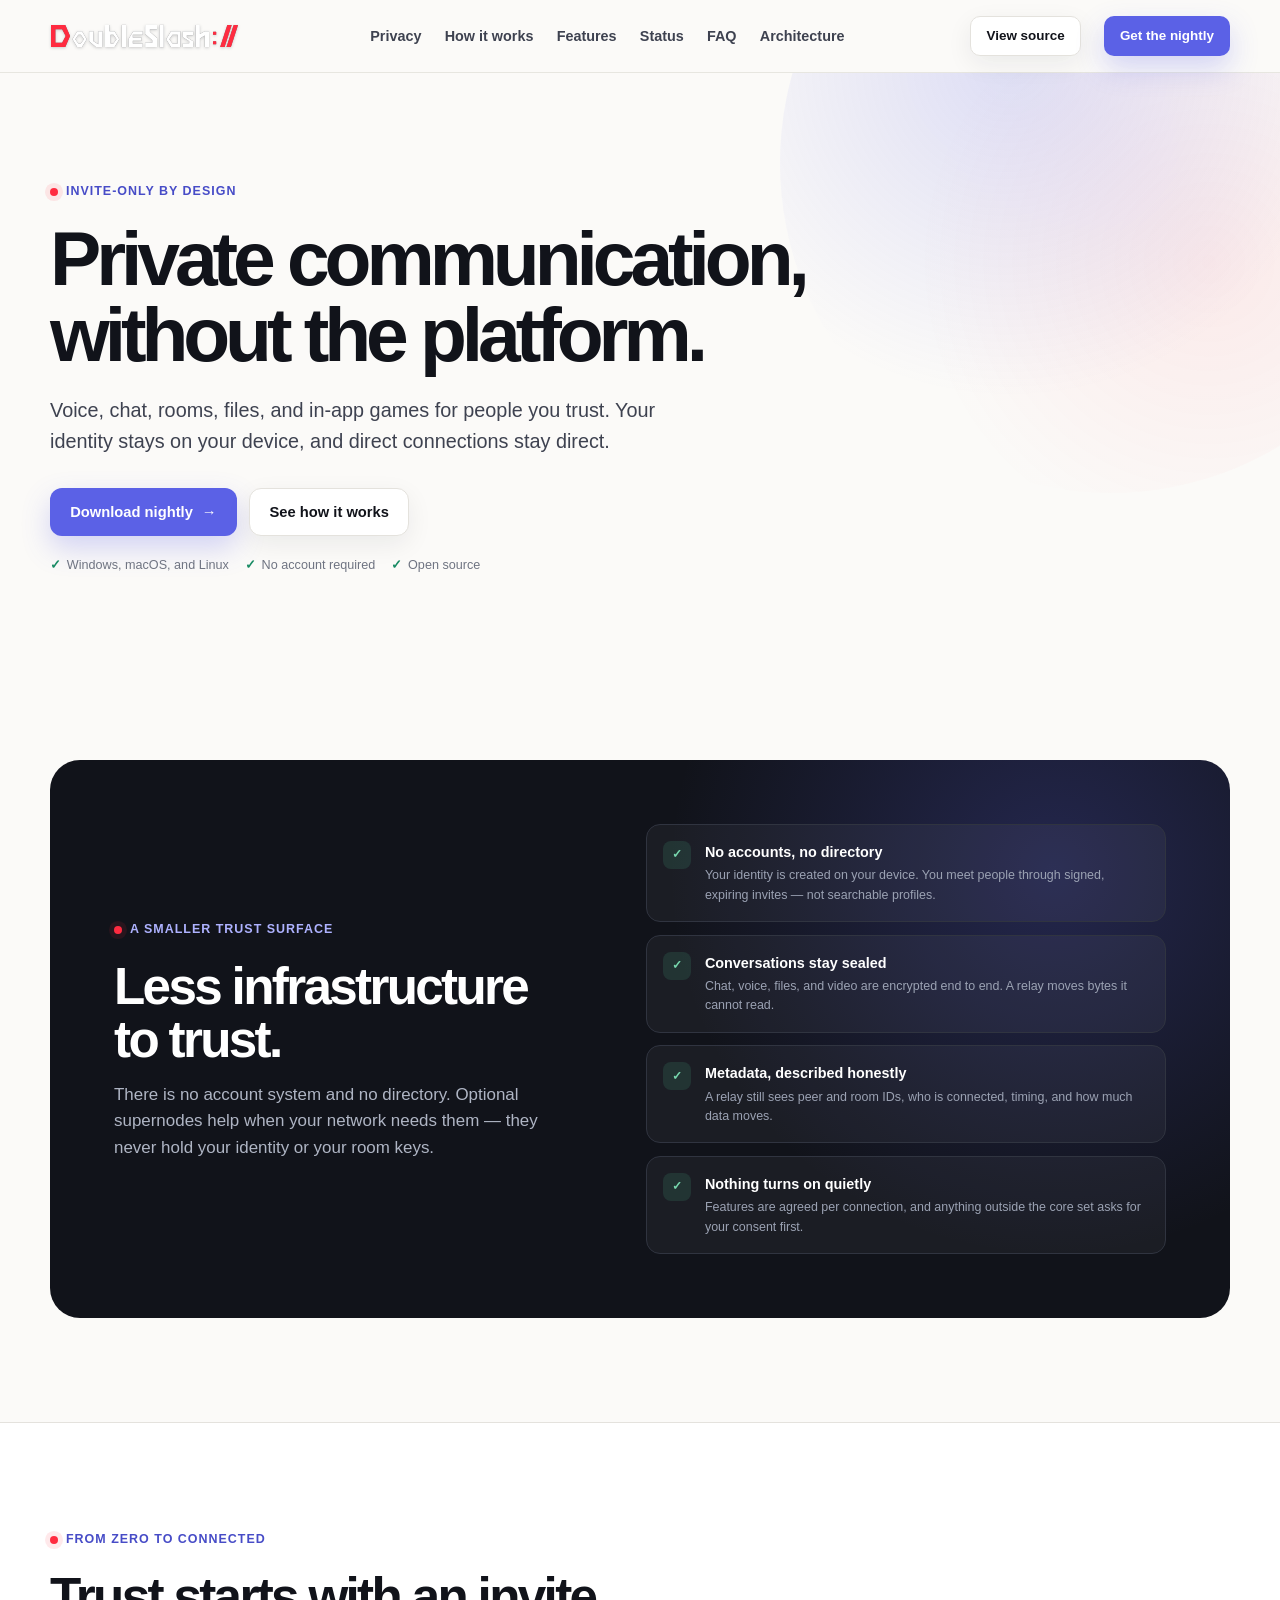
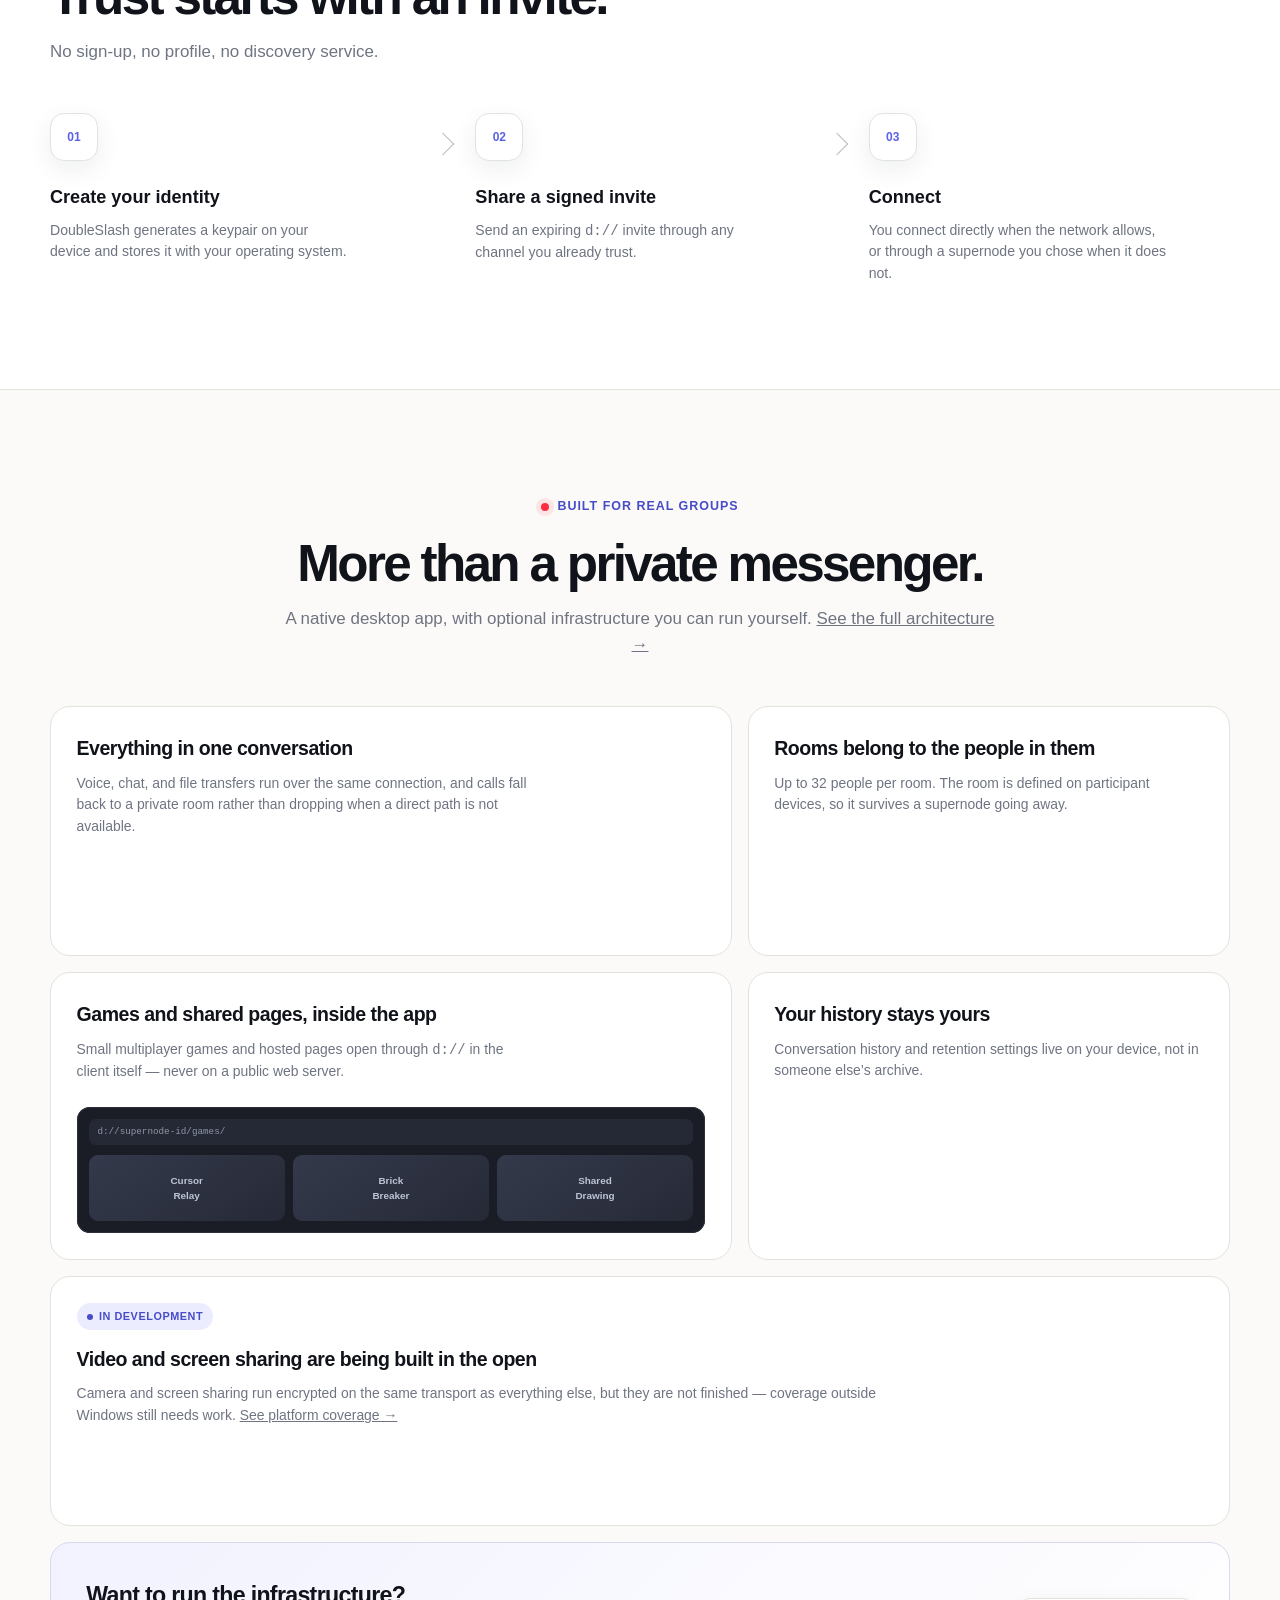
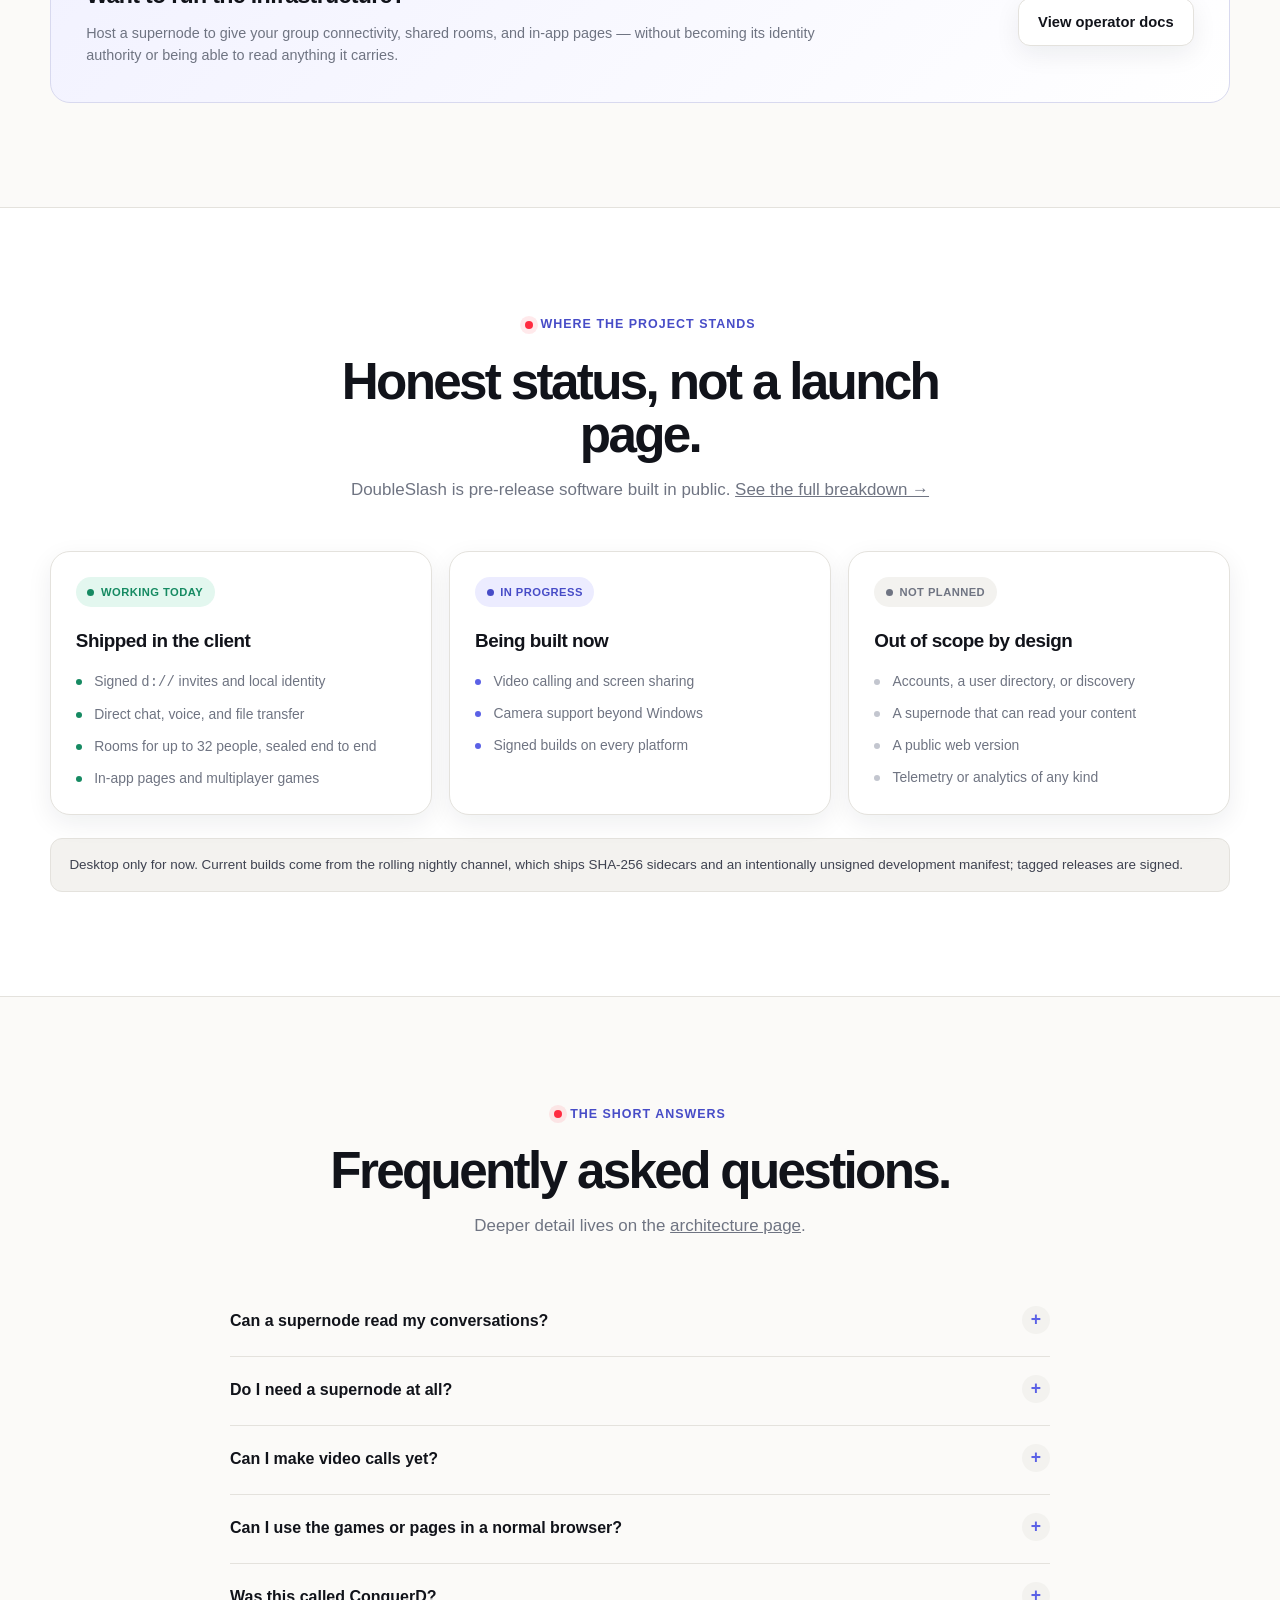
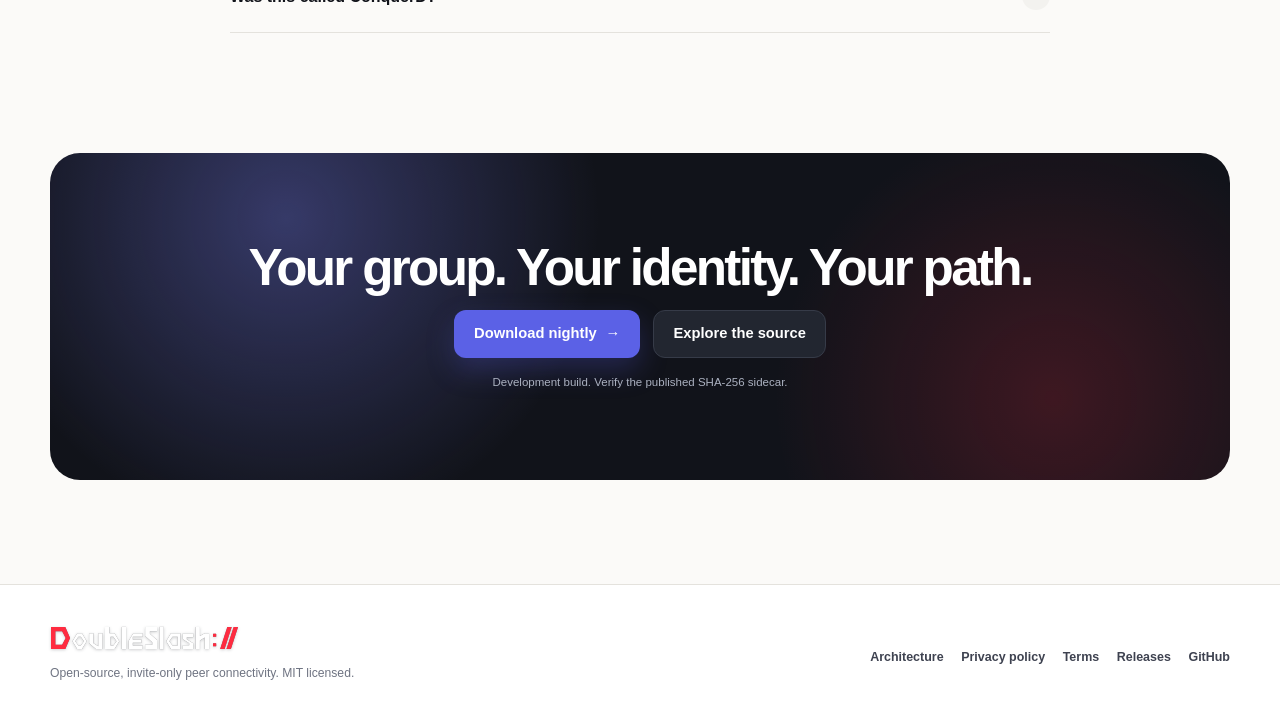
<file: index.html>
<!DOCTYPE html>
<html lang="en">
<head>
  <meta charset="UTF-8" />
  <meta name="viewport" content="width=device-width, initial-scale=1.0" />
  <meta name="robots" content="noindex, nofollow" />
  <title>DoubleSlash &ndash; Private Communication, Without the Platform</title>
  <meta
    name="description"
    content="DoubleSlash is invite-only voice, chat, rooms, files, and in-app games over the D:// protocol, with identity that stays on your device."
  />
  <link rel="icon" href="favicon.ico" />
  <style>
    :root {
      --ink: #11131a;
      --ink-soft: #3e4250;
      --muted: #6f7482;
      --paper: #fbfaf8;
      --surface: #ffffff;
      --surface-soft: #f3f2ef;
      --line: #e4e2dd;
      --brand: #5b61e6;
      --brand-dark: #474cc7;
      --brand-soft: #ececff;
      --red: #ff2b40;
      --green: #168a62;
      --green-soft: #e3f7ef;
      --dark: #11131a;
      --dark-soft: #1b1e28;
      --radius-sm: 12px;
      --radius: 20px;
      --radius-lg: 30px;
      --shadow-sm: 0 8px 26px rgba(20, 24, 38, 0.07);
      --shadow-lg: 0 28px 80px rgba(20, 24, 38, 0.15);
      --max: 1180px;
    }

    *, *::before, *::after {
      box-sizing: border-box;
    }

    html {
      scroll-behavior: smooth;
      scroll-padding-top: 90px;
    }

    body {
      margin: 0;
      background: var(--paper);
      color: var(--ink);
      font-family: Inter, ui-sans-serif, -apple-system, BlinkMacSystemFont, "Segoe UI", sans-serif;
      line-height: 1.55;
      -webkit-font-smoothing: antialiased;
    }

    a {
      color: inherit;
    }

    button,
    input {
      font: inherit;
    }

    img,
    svg {
      display: block;
      max-width: 100%;
    }

    .skip-link {
      position: fixed;
      top: 10px;
      left: 10px;
      z-index: 1000;
      padding: 0.7rem 1rem;
      border-radius: 9px;
      background: var(--ink);
      color: #fff;
      transform: translateY(-150%);
      transition: transform 0.2s ease;
    }

    .skip-link:focus {
      transform: translateY(0);
    }

    .shell {
      width: min(calc(100% - 40px), var(--max));
      margin-inline: auto;
    }

    .site-header {
      position: sticky;
      top: 0;
      z-index: 100;
      border-bottom: 1px solid rgba(228, 226, 221, 0.86);
      background: rgba(251, 250, 248, 0.9);
      backdrop-filter: blur(18px);
    }

    .nav {
      min-height: 72px;
      display: flex;
      align-items: center;
      justify-content: space-between;
      gap: 2rem;
    }

    .brand {
      display: inline-flex;
      align-items: center;
      text-decoration: none;
    }

    /* logo-full.svg is the entire lockup - the red D:// mark and the DoubleSlash
       wordmark - so the brand link carries no text of its own. 2.25rem is the
       display size of the 90-tall viewBox; the D itself occupies 56 of those
       units, so the letter sits at about 1.4rem in the 72px header. */
    .brand img {
      height: 2.25rem;
      width: auto;
      object-fit: contain;
      /* The wordmark gradient starts at #ffffff - it is drawn for the dark app
         window - so "Double" would vanish against --paper / --surface. The first
         shadow is a zero-offset halo that puts an edge on every side of the
         glyphs; the second is a soft cast that lifts the whole lockup off the
         page. Raise the halo's alpha for more bite, lower it for less outline. */
      filter:
        drop-shadow(0 0 0.6px rgba(17, 19, 26, 0.55))
        drop-shadow(0 1px 1.5px rgba(17, 19, 26, 0.2));
    }

    .nav-links,
    .nav-actions {
      display: flex;
      align-items: center;
      gap: 1.45rem;
    }

    .nav-links a {
      color: var(--ink-soft);
      font-size: 0.9rem;
      font-weight: 580;
      text-decoration: none;
    }

    .nav-links a:hover,
    .nav-links a:focus-visible {
      color: var(--brand);
    }

    .button {
      display: inline-flex;
      min-height: 48px;
      align-items: center;
      justify-content: center;
      gap: 0.55rem;
      padding: 0.78rem 1.2rem;
      border: 1px solid transparent;
      border-radius: 12px;
      font-size: 0.92rem;
      font-weight: 720;
      line-height: 1;
      text-decoration: none;
      transition: transform 0.18s ease, box-shadow 0.18s ease, background 0.18s ease;
    }

    .button:hover {
      transform: translateY(-2px);
    }

    .button:focus-visible,
    summary:focus-visible,
    a:focus-visible {
      outline: 3px solid rgba(91, 97, 230, 0.28);
      outline-offset: 3px;
    }

    .button-primary {
      background: var(--brand);
      color: #fff;
      box-shadow: 0 12px 28px rgba(91, 97, 230, 0.25);
    }

    .button-primary:hover {
      background: var(--brand-dark);
      box-shadow: 0 16px 34px rgba(91, 97, 230, 0.3);
    }

    .button-secondary {
      border-color: var(--line);
      background: var(--surface);
      color: var(--ink);
      box-shadow: var(--shadow-sm);
    }

    .button-small {
      min-height: 40px;
      padding: 0.62rem 0.94rem;
      border-radius: 10px;
      font-size: 0.84rem;
    }

    .hero {
      position: relative;
      overflow: hidden;
      padding: 6.6rem 0 5rem;
    }

    .hero::before {
      content: "";
      position: absolute;
      top: -240px;
      right: -160px;
      width: 660px;
      height: 660px;
      border-radius: 50%;
      background:
        radial-gradient(circle at 35% 35%, rgba(91, 97, 230, 0.18), transparent 55%),
        radial-gradient(circle at 65% 65%, rgba(255, 43, 64, 0.08), transparent 48%);
      pointer-events: none;
    }

    .hero-grid {
      position: relative;
      display: grid;
      grid-template-columns: minmax(0, 1fr);
      align-items: center;
    }

    .hero-content {
      max-width: 860px;
      min-width: 0;
    }

    .eyebrow {
      display: inline-flex;
      align-items: center;
      gap: 0.5rem;
      margin: 0 0 1.25rem;
      color: var(--brand-dark);
      font-size: 0.78rem;
      font-weight: 780;
      letter-spacing: 0.08em;
      text-transform: uppercase;
    }

    .eyebrow::before {
      content: "";
      width: 8px;
      height: 8px;
      border-radius: 50%;
      background: var(--red);
      box-shadow: 0 0 0 5px rgba(255, 43, 64, 0.1);
    }

    h1,
    h2,
    h3,
    p {
      margin-top: 0;
    }

    h1 {
      max-width: 760px;
      margin-bottom: 1.45rem;
      font-size: clamp(3.25rem, 6vw, 5.3rem);
      line-height: 0.98;
      letter-spacing: -0.066em;
      overflow-wrap: break-word;
    }

    .hero-copy {
      max-width: 630px;
      margin-bottom: 2rem;
      color: var(--ink-soft);
      font-size: clamp(1.05rem, 1.7vw, 1.24rem);
    }

    .hero-actions {
      display: flex;
      flex-wrap: wrap;
      gap: 0.8rem;
    }

    .hero-note {
      display: flex;
      flex-wrap: wrap;
      gap: 0.55rem 1rem;
      margin-top: 1.25rem;
      color: var(--muted);
      font-size: 0.79rem;
    }

    .hero-note span {
      display: inline-flex;
      align-items: center;
      gap: 0.36rem;
    }

    .hero-note span::before {
      content: "✓";
      color: var(--green);
      font-weight: 800;
    }

    .section {
      padding: 6.5rem 0;
    }

    .section-white {
      border-block: 1px solid var(--line);
      background: var(--surface);
    }

    .section-heading {
      max-width: 720px;
      margin-bottom: 3rem;
    }

    .section-heading.center {
      margin-inline: auto;
      text-align: center;
    }

    h2 {
      margin-bottom: 1rem;
      font-size: clamp(2.35rem, 4vw, 3.55rem);
      line-height: 1.04;
      letter-spacing: -0.052em;
    }

    .section-lede {
      margin-bottom: 0;
      color: var(--muted);
      font-size: 1.06rem;
    }

    .privacy-panel {
      position: relative;
      overflow: hidden;
      display: grid;
      grid-template-columns: 0.92fr 1.08fr;
      gap: clamp(2.5rem, 7vw, 6rem);
      align-items: center;
      padding: clamp(2.2rem, 5vw, 4.5rem);
      border-radius: var(--radius-lg);
      background:
        radial-gradient(circle at 85% 20%, rgba(91, 97, 230, 0.25), transparent 35%),
        var(--dark);
      color: #fff;
    }

    .privacy-panel .eyebrow {
      color: #aeb2ff;
    }

    .privacy-panel h2 {
      max-width: 540px;
    }

    .privacy-panel .section-lede {
      color: #afb5c4;
    }

    .privacy-list {
      display: grid;
      gap: 0.8rem;
    }

    .privacy-item {
      display: grid;
      grid-template-columns: auto 1fr;
      gap: 0.85rem;
      padding: 1rem;
      border: 1px solid #303440;
      border-radius: 14px;
      background: rgba(255, 255, 255, 0.045);
    }

    .privacy-check {
      width: 28px;
      height: 28px;
      display: grid;
      place-items: center;
      border-radius: 8px;
      background: rgba(79, 201, 150, 0.14);
      color: #78d8ae;
      font-size: 0.78rem;
      font-weight: 850;
    }

    .privacy-item strong {
      display: block;
      margin-bottom: 0.18rem;
      font-size: 0.9rem;
    }

    .privacy-item p {
      margin: 0;
      color: #9ba2b3;
      font-size: 0.78rem;
    }

    .steps {
      display: grid;
      grid-template-columns: repeat(3, 1fr);
      gap: 0;
      counter-reset: steps;
    }

    .step {
      position: relative;
      padding: 0 2rem;
      counter-increment: steps;
    }

    .step:first-child {
      padding-left: 0;
    }

    .step:last-child {
      padding-right: 0;
    }

    .step:not(:last-child)::after {
      content: "";
      position: absolute;
      top: 23px;
      right: -8px;
      width: 16px;
      height: 16px;
      border-top: 1.5px solid #b8bbc4;
      border-right: 1.5px solid #b8bbc4;
      transform: rotate(45deg);
    }

    .step::before {
      content: "0" counter(steps);
      width: 48px;
      height: 48px;
      display: grid;
      place-items: center;
      margin-bottom: 1.35rem;
      border: 1px solid var(--line);
      border-radius: 14px;
      background: var(--surface);
      color: var(--brand);
      box-shadow: var(--shadow-sm);
      font-size: 0.75rem;
      font-weight: 820;
    }

    .step h3 {
      margin-bottom: 0.55rem;
      font-size: 1.13rem;
    }

    .step p {
      max-width: 300px;
      margin-bottom: 0;
      color: var(--muted);
      font-size: 0.88rem;
    }

    .bento {
      display: grid;
      grid-template-columns: repeat(12, 1fr);
      gap: 1rem;
    }

    .bento-card {
      min-height: 250px;
      padding: 1.6rem;
      overflow: hidden;
      border: 1px solid var(--line);
      border-radius: var(--radius);
      background: var(--surface);
    }

    .bento-card h3 {
      margin-bottom: 0.6rem;
      font-size: 1.22rem;
      letter-spacing: -0.025em;
    }

    .bento-card p {
      max-width: 460px;
      margin-bottom: 0;
      color: var(--muted);
      font-size: 0.87rem;
    }

    .bento-card.large {
      grid-column: span 7;
    }

    .bento-card.medium {
      grid-column: span 5;
    }

    .bento-card.third {
      grid-column: span 4;
    }

    .bento-card.wide {
      grid-column: span 12;
    }

    .bento-card.wide p {
      max-width: 830px;
    }

    .bento-card .card-flag {
      display: inline-flex;
      align-items: center;
      gap: 0.4rem;
      max-width: none;
      margin-bottom: 0.85rem;
      padding: 0.32rem 0.62rem;
      border-radius: 999px;
      background: var(--brand-soft);
      color: var(--brand-dark);
      font-size: 0.68rem;
      font-weight: 780;
      letter-spacing: 0.05em;
      text-transform: uppercase;
    }

    .card-flag::before {
      content: "";
      width: 6px;
      height: 6px;
      border-radius: 50%;
      background: currentColor;
    }

    .portal-window {
      margin-top: 1.5rem;
      padding: 0.75rem;
      border-radius: 13px;
      background: #1a1d26;
      box-shadow: inset 0 0 0 1px #2d313d;
    }

    .portal-bar {
      margin-bottom: 0.65rem;
      padding: 0.36rem 0.55rem;
      border-radius: 7px;
      background: #252936;
      color: #8f96a6;
      font-family: "SFMono-Regular", Consolas, monospace;
      font-size: 0.58rem;
    }

    .portal-grid {
      display: grid;
      grid-template-columns: repeat(3, 1fr);
      gap: 0.5rem;
    }

    .portal-tile {
      min-height: 66px;
      display: grid;
      place-items: center;
      border-radius: 9px;
      background: linear-gradient(145deg, #34394b, #262a37);
      color: #bec4d4;
      font-size: 0.62rem;
      font-weight: 680;
      text-align: center;
    }

    .operator {
      display: grid;
      grid-template-columns: 1fr auto;
      align-items: center;
      gap: 2rem;
      padding: 2.2rem;
      border: 1px solid #d8d9ef;
      border-radius: var(--radius);
      background: linear-gradient(135deg, #f2f2ff, #fff);
    }

    .operator h3 {
      margin-bottom: 0.5rem;
      font-size: 1.45rem;
      letter-spacing: -0.03em;
    }

    .operator p {
      max-width: 750px;
      margin-bottom: 0;
      color: var(--muted);
      font-size: 0.9rem;
    }

    .status-grid {
      display: grid;
      grid-template-columns: repeat(3, 1fr);
      gap: 1.1rem;
    }

    .status-card {
      display: flex;
      flex-direction: column;
      padding: 1.55rem;
      border: 1px solid var(--line);
      border-radius: var(--radius);
      background: var(--surface);
      box-shadow: var(--shadow-sm);
    }

    .status-tag {
      display: inline-flex;
      align-items: center;
      align-self: flex-start;
      gap: 0.42rem;
      margin-bottom: 1.15rem;
      padding: 0.4rem 0.72rem;
      border-radius: 999px;
      font-size: 0.7rem;
      font-weight: 780;
      letter-spacing: 0.04em;
      text-transform: uppercase;
    }

    .status-tag::before {
      content: "";
      width: 7px;
      height: 7px;
      border-radius: 50%;
      background: currentColor;
    }

    .status-tag.shipped {
      background: var(--green-soft);
      color: var(--green);
    }

    .status-tag.building {
      background: var(--brand-soft);
      color: var(--brand-dark);
    }

    .status-tag.out {
      background: var(--surface-soft);
      color: var(--muted);
    }

    .status-card h3 {
      margin-bottom: 1rem;
      font-size: 1.18rem;
      letter-spacing: -0.025em;
    }

    .status-list {
      display: grid;
      gap: 0.65rem;
      margin: 0;
      padding: 0;
      list-style: none;
    }

    .status-list li {
      position: relative;
      padding-left: 1.15rem;
      color: var(--muted);
      font-size: 0.87rem;
    }

    .status-list li::before {
      content: "";
      position: absolute;
      top: 0.6em;
      left: 0;
      width: 6px;
      height: 6px;
      border-radius: 50%;
      background: var(--green);
    }

    .status-card.building .status-list li::before {
      background: var(--brand);
    }

    .status-card.out .status-list li::before {
      background: #c3c6cf;
    }

    .status-note {
      margin: 1.4rem 0 0;
      padding: 1rem 1.15rem;
      border: 1px solid var(--line);
      border-radius: var(--radius-sm);
      background: var(--surface-soft);
      color: var(--ink-soft);
      font-size: 0.84rem;
    }

    .faq {
      max-width: 820px;
      margin-inline: auto;
    }

    .faq details {
      border-bottom: 1px solid var(--line);
    }

    .faq summary {
      position: relative;
      padding: 1.35rem 2.5rem 1.35rem 0;
      cursor: pointer;
      font-weight: 720;
      list-style: none;
    }

    .faq summary::-webkit-details-marker {
      display: none;
    }

    .faq summary::after {
      content: "+";
      position: absolute;
      top: 1.15rem;
      right: 0;
      width: 28px;
      height: 28px;
      display: grid;
      place-items: center;
      border-radius: 50%;
      background: var(--surface-soft);
      color: var(--brand);
      font-size: 1.1rem;
    }

    .faq details[open] summary::after {
      content: "−";
    }

    .faq details p {
      max-width: 720px;
      padding: 0 2.5rem 1.35rem 0;
      margin: 0;
      color: var(--muted);
      font-size: 0.91rem;
    }

    .final-cta {
      padding: 1rem 0 6.5rem;
    }

    .cta-panel {
      position: relative;
      overflow: hidden;
      padding: clamp(3rem, 7vw, 5.5rem) 2rem;
      border-radius: var(--radius-lg);
      background:
        radial-gradient(circle at 20% 20%, rgba(126, 132, 255, 0.34), transparent 32%),
        radial-gradient(circle at 85% 75%, rgba(255, 43, 64, 0.19), transparent 27%),
        var(--dark);
      color: #fff;
      text-align: center;
    }

    .cta-panel h2 {
      max-width: 800px;
      margin-inline: auto;
    }

    .cta-panel p {
      max-width: 650px;
      margin: 0 auto 1.8rem;
      color: #abb1c0;
    }

    .cta-panel .hero-actions {
      justify-content: center;
    }

    .cta-panel .button-secondary {
      border-color: #363b48;
      background: #222630;
      color: #fff;
      box-shadow: none;
    }

    .cta-note {
      margin-top: 1rem !important;
      margin-bottom: 0 !important;
      font-size: 0.72rem;
    }

    .site-footer {
      padding: 2.2rem 0;
      border-top: 1px solid var(--line);
      background: var(--surface);
    }

    .footer-row {
      display: flex;
      align-items: center;
      justify-content: space-between;
      gap: 2rem;
    }

    .footer-copy {
      color: var(--muted);
      font-size: 0.76rem;
    }

    .footer-links {
      display: flex;
      flex-wrap: wrap;
      gap: 1.1rem;
    }

    .footer-links a {
      color: var(--ink-soft);
      font-size: 0.78rem;
      font-weight: 650;
      text-decoration: none;
    }

    .footer-links a:hover {
      color: var(--brand);
    }

    @media (max-width: 980px) {
      .nav-links {
        display: none;
      }

      .hero {
        padding-top: 4.8rem;
      }

      .hero-grid {
        grid-template-columns: 1fr;
      }

      .hero-content {
        max-width: 760px;
      }

      .privacy-panel {
        grid-template-columns: 1fr;
      }

      .bento-card.large,
      .bento-card.medium {
        grid-column: span 12;
      }

      .bento-card.third {
        grid-column: span 6;
      }

      .status-grid {
        grid-template-columns: 1fr;
      }
    }

    @media (max-width: 720px) {
      .shell {
        width: min(calc(100% - 28px), var(--max));
      }

      .nav {
        min-height: 64px;
        gap: 0.75rem;
      }

      .nav-actions .button-secondary {
        display: none;
      }

      .nav-actions .button-primary {
        min-height: 38px;
        padding-inline: 0.72rem;
        font-size: 0.75rem;
      }

      .hero {
        padding: 4.2rem 0 3.5rem;
      }

      h1 {
        font-size: clamp(2.65rem, 12vw, 3.6rem);
        line-height: 1.01;
      }

      .hero-actions .button {
        width: 100%;
      }

      .hero-note {
        gap: 0.45rem 0.8rem;
        font-size: 0.72rem;
      }

      .section {
        padding: 4.5rem 0;
      }

      .steps {
        grid-template-columns: 1fr;
        gap: 2.5rem;
      }

      .step,
      .step:first-child,
      .step:last-child {
        padding: 0;
      }

      .step:not(:last-child)::after {
        display: none;
      }

      .bento-card.third {
        grid-column: span 12;
      }

      .portal-grid {
        grid-template-columns: 1fr;
      }

      .operator {
        grid-template-columns: 1fr;
      }

      .operator .button {
        width: 100%;
      }

      .footer-row {
        align-items: flex-start;
        flex-direction: column;
      }
    }

    @media (prefers-reduced-motion: reduce) {
      html {
        scroll-behavior: auto;
      }

      *,
      *::before,
      *::after {
        scroll-behavior: auto !important;
        transition-duration: 0.01ms !important;
      }
    }
  </style>
</head>
<body>
  <a class="skip-link" href="#main">Skip to content</a>

  <header class="site-header">
    <div class="shell nav">
      <a class="brand" href="#top" aria-label="DoubleSlash home">
        <img src="logo-full.svg" alt="DoubleSlash" />
      </a>

      <nav class="nav-links" aria-label="Primary navigation">
        <a href="#privacy">Privacy</a>
        <a href="#how-it-works">How it works</a>
        <a href="#features">Features</a>
        <a href="#status">Status</a>
        <a href="#faq">FAQ</a>
        <a href="architecture.html">Architecture</a>
      </nav>

      <div class="nav-actions">
        <a
          class="button button-secondary button-small"
          href="https://github.com/ConquerD/DoubleSlash"
          target="_blank"
          rel="noopener noreferrer"
        >View source</a>
        <a
          class="button button-primary button-small"
          href="https://github.com/ConquerD/DoubleSlash/releases/tag/nightly"
          target="_blank"
          rel="noopener noreferrer"
        >Get the nightly</a>
      </div>
    </div>
  </header>

  <main id="main">
    <section class="hero" id="top">
      <div class="shell hero-grid">
        <div class="hero-content">
          <p class="eyebrow">Invite-only by design</p>
          <h1>Private communication, without the platform.</h1>
          <p class="hero-copy">
            Voice, chat, rooms, files, and in-app games for people you trust.
            Your identity stays on your device, and direct connections stay direct.
          </p>

          <div class="hero-actions">
            <a
              class="button button-primary"
              href="https://github.com/ConquerD/DoubleSlash/releases/tag/nightly"
              target="_blank"
              rel="noopener noreferrer"
            >
              Download nightly
              <span aria-hidden="true">&rarr;</span>
            </a>
            <a class="button button-secondary" href="#how-it-works">See how it works</a>
          </div>

          <div class="hero-note" aria-label="Availability and licensing">
            <span>Windows, macOS, and Linux</span>
            <span>No account required</span>
            <span>Open source</span>
          </div>
        </div>
      </div>
    </section>

    <section class="section" id="privacy">
      <div class="shell privacy-panel">
        <div>
          <p class="eyebrow">A smaller trust surface</p>
          <h2>Less infrastructure to trust.</h2>
          <p class="section-lede">
            There is no account system and no directory. Optional supernodes help
            when your network needs them &mdash; they never hold your identity or
            your room keys.
          </p>
        </div>

        <div class="privacy-list">
          <div class="privacy-item">
            <span class="privacy-check" aria-hidden="true">&#10003;</span>
            <div>
              <strong>No accounts, no directory</strong>
              <p>Your identity is created on your device. You meet people through signed, expiring invites &mdash; not searchable profiles.</p>
            </div>
          </div>
          <div class="privacy-item">
            <span class="privacy-check" aria-hidden="true">&#10003;</span>
            <div>
              <strong>Conversations stay sealed</strong>
              <p>Chat, voice, files, and video are encrypted end to end. A relay moves bytes it cannot read.</p>
            </div>
          </div>
          <div class="privacy-item">
            <span class="privacy-check" aria-hidden="true">&#10003;</span>
            <div>
              <strong>Metadata, described honestly</strong>
              <p>A relay still sees peer and room IDs, who is connected, timing, and how much data moves.</p>
            </div>
          </div>
          <div class="privacy-item">
            <span class="privacy-check" aria-hidden="true">&#10003;</span>
            <div>
              <strong>Nothing turns on quietly</strong>
              <p>Features are agreed per connection, and anything outside the core set asks for your consent first.</p>
            </div>
          </div>
        </div>
      </div>
    </section>

    <section class="section section-white" id="how-it-works">
      <div class="shell">
        <div class="section-heading">
          <p class="eyebrow">From zero to connected</p>
          <h2>Trust starts with an invite.</h2>
          <p class="section-lede">
            No sign-up, no profile, no discovery service.
          </p>
        </div>

        <div class="steps">
          <article class="step">
            <h3>Create your identity</h3>
            <p>DoubleSlash generates a keypair on your device and stores it with your operating system.</p>
          </article>
          <article class="step">
            <h3>Share a signed invite</h3>
            <p>Send an expiring <code>d://</code> invite through any channel you already trust.</p>
          </article>
          <article class="step">
            <h3>Connect</h3>
            <p>You connect directly when the network allows, or through a supernode you chose when it does not.</p>
          </article>
        </div>
      </div>
    </section>

    <section class="section" id="features">
      <div class="shell">
        <div class="section-heading center">
          <p class="eyebrow">Built for real groups</p>
          <h2>More than a private messenger.</h2>
          <p class="section-lede">
            A native desktop app, with optional infrastructure you can run yourself.
            <a href="architecture.html">See the full architecture &rarr;</a>
          </p>
        </div>

        <div class="bento">
          <article class="bento-card large">
            <h3>Everything in one conversation</h3>
            <p>
              Voice, chat, and file transfers run over the same connection, and
              calls fall back to a private room rather than dropping when a direct
              path is not available.
            </p>
          </article>

          <article class="bento-card medium">
            <h3>Rooms belong to the people in them</h3>
            <p>
              Up to 32 people per room. The room is defined on participant devices,
              so it survives a supernode going away.
            </p>
          </article>

          <article class="bento-card large">
            <h3>Games and shared pages, inside the app</h3>
            <p>
              Small multiplayer games and hosted pages open through <code>d://</code>
              in the client itself &mdash; never on a public web server.
            </p>
            <div class="portal-window" aria-label="Illustrative in-app portal">
              <div class="portal-bar">d://supernode-id/games/</div>
              <div class="portal-grid">
                <div class="portal-tile">Cursor<br />Relay</div>
                <div class="portal-tile">Brick<br />Breaker</div>
                <div class="portal-tile">Shared<br />Drawing</div>
              </div>
            </div>
          </article>

          <article class="bento-card medium">
            <h3>Your history stays yours</h3>
            <p>
              Conversation history and retention settings live on your device, not
              in someone else&rsquo;s archive.
            </p>
          </article>

          <article class="bento-card wide">
            <p class="card-flag">In development</p>
            <h3>Video and screen sharing are being built in the open</h3>
            <p>
              Camera and screen sharing run encrypted on the same transport as
              everything else, but they are not finished &mdash; coverage outside
              Windows still needs work. <a href="architecture.html">See platform coverage &rarr;</a>
            </p>
          </article>
        </div>

        <div class="operator" id="operators" style="margin-top: 1rem;">
          <div>
            <h3>Want to run the infrastructure?</h3>
            <p>
              Host a supernode to give your group connectivity, shared rooms, and
              in-app pages &mdash; without becoming its identity authority or being
              able to read anything it carries.
            </p>
          </div>
          <a
            class="button button-secondary"
            href="https://github.com/ConquerD/DoubleSlash"
            target="_blank"
            rel="noopener noreferrer"
          >View operator docs</a>
        </div>
      </div>
    </section>

    <section class="section section-white" id="status">
      <div class="shell">
        <div class="section-heading center">
          <p class="eyebrow">Where the project stands</p>
          <h2>Honest status, not a launch page.</h2>
          <p class="section-lede">
            DoubleSlash is pre-release software built in public.
            <a href="architecture.html#status">See the full breakdown &rarr;</a>
          </p>
        </div>

        <div class="status-grid">
          <article class="status-card">
            <p class="status-tag shipped">Working today</p>
            <h3>Shipped in the client</h3>
            <ul class="status-list">
              <li>Signed <code>d://</code> invites and local identity</li>
              <li>Direct chat, voice, and file transfer</li>
              <li>Rooms for up to 32 people, sealed end to end</li>
              <li>In-app pages and multiplayer games</li>
            </ul>
          </article>

          <article class="status-card building">
            <p class="status-tag building">In progress</p>
            <h3>Being built now</h3>
            <ul class="status-list">
              <li>Video calling and screen sharing</li>
              <li>Camera support beyond Windows</li>
              <li>Signed builds on every platform</li>
            </ul>
          </article>

          <article class="status-card out">
            <p class="status-tag out">Not planned</p>
            <h3>Out of scope by design</h3>
            <ul class="status-list">
              <li>Accounts, a user directory, or discovery</li>
              <li>A supernode that can read your content</li>
              <li>A public web version</li>
              <li>Telemetry or analytics of any kind</li>
            </ul>
          </article>
        </div>

        <p class="status-note">
          Desktop only for now. Current builds come from the rolling nightly
          channel, which ships SHA-256 sidecars and an intentionally unsigned
          development manifest; tagged releases are signed.
        </p>
      </div>
    </section>

    <section class="section" id="faq">
      <div class="shell">
        <div class="section-heading center">
          <p class="eyebrow">The short answers</p>
          <h2>Frequently asked questions.</h2>
          <p class="section-lede">Deeper detail lives on the <a href="architecture.html">architecture page</a>.</p>
        </div>

        <div class="faq">
          <details>
            <summary>Can a supernode read my conversations?</summary>
            <p>
              No. Chat, voice, and files are sealed end to end, and supernodes never
              receive room keys. They do see routing metadata: peer and room IDs,
              membership, timing, and byte volumes.
            </p>
          </details>
          <details>
            <summary>Do I need a supernode at all?</summary>
            <p>
              Often not &mdash; two peers with open networks connect directly. A
              supernode is there for when that fails, and for shared rooms, so you
              do not need port forwarding to reach your people.
            </p>
          </details>
          <details>
            <summary>Can I make video calls yet?</summary>
            <p>
              Not as a finished feature. The camera and screen paths exist and are
              encrypted, but coverage outside Windows is incomplete. Voice, chat,
              rooms, and files are what to rely on today.
            </p>
          </details>
          <details>
            <summary>Can I use the games or pages in a normal browser?</summary>
            <p>
              No. They run inside the native client through <code>d://</code>, and are
              intentionally not exposed to the open web.
            </p>
          </details>
          <details>
            <summary>Was this called ConquerD?</summary>
            <p>
              Yes. The project is now DoubleSlash and new links are minted as
              <code>d://</code>. Nothing on the wire changed: existing
              <code>conquerd://</code> invites still work, and your identity, peers,
              and saved rooms carry over.
            </p>
          </details>
        </div>
      </div>
    </section>

    <section class="final-cta">
      <div class="shell cta-panel">
        <h2>Your group. Your identity. Your path.</h2>
        <div class="hero-actions">
          <a
            class="button button-primary"
            href="https://github.com/ConquerD/DoubleSlash/releases/tag/nightly"
            target="_blank"
            rel="noopener noreferrer"
          >Download nightly <span aria-hidden="true">&rarr;</span></a>
          <a
            class="button button-secondary"
            href="https://github.com/ConquerD/DoubleSlash"
            target="_blank"
            rel="noopener noreferrer"
          >Explore the source</a>
        </div>
        <p class="cta-note">Development build. Verify the published SHA-256 sidecar.</p>
      </div>
    </section>
  </main>

  <footer class="site-footer">
    <div class="shell footer-row">
      <div>
        <a class="brand" href="#top" aria-label="DoubleSlash home">
          <img src="logo-full.svg" alt="DoubleSlash" />
        </a>
        <p class="footer-copy">Open-source, invite-only peer connectivity. MIT licensed.</p>
      </div>
      <nav class="footer-links" aria-label="Footer navigation">
        <a href="architecture.html">Architecture</a>
        <a href="https://github.com/ConquerD/DoubleSlash/blob/develop/PRIVACY.md">Privacy policy</a>
        <a href="https://github.com/ConquerD/DoubleSlash/blob/develop/TERMS.md">Terms</a>
        <a href="https://github.com/ConquerD/DoubleSlash/releases">Releases</a>
        <a href="https://github.com/ConquerD/DoubleSlash">GitHub</a>
      </nav>
    </div>
  </footer>
</body>
</html>
</file>
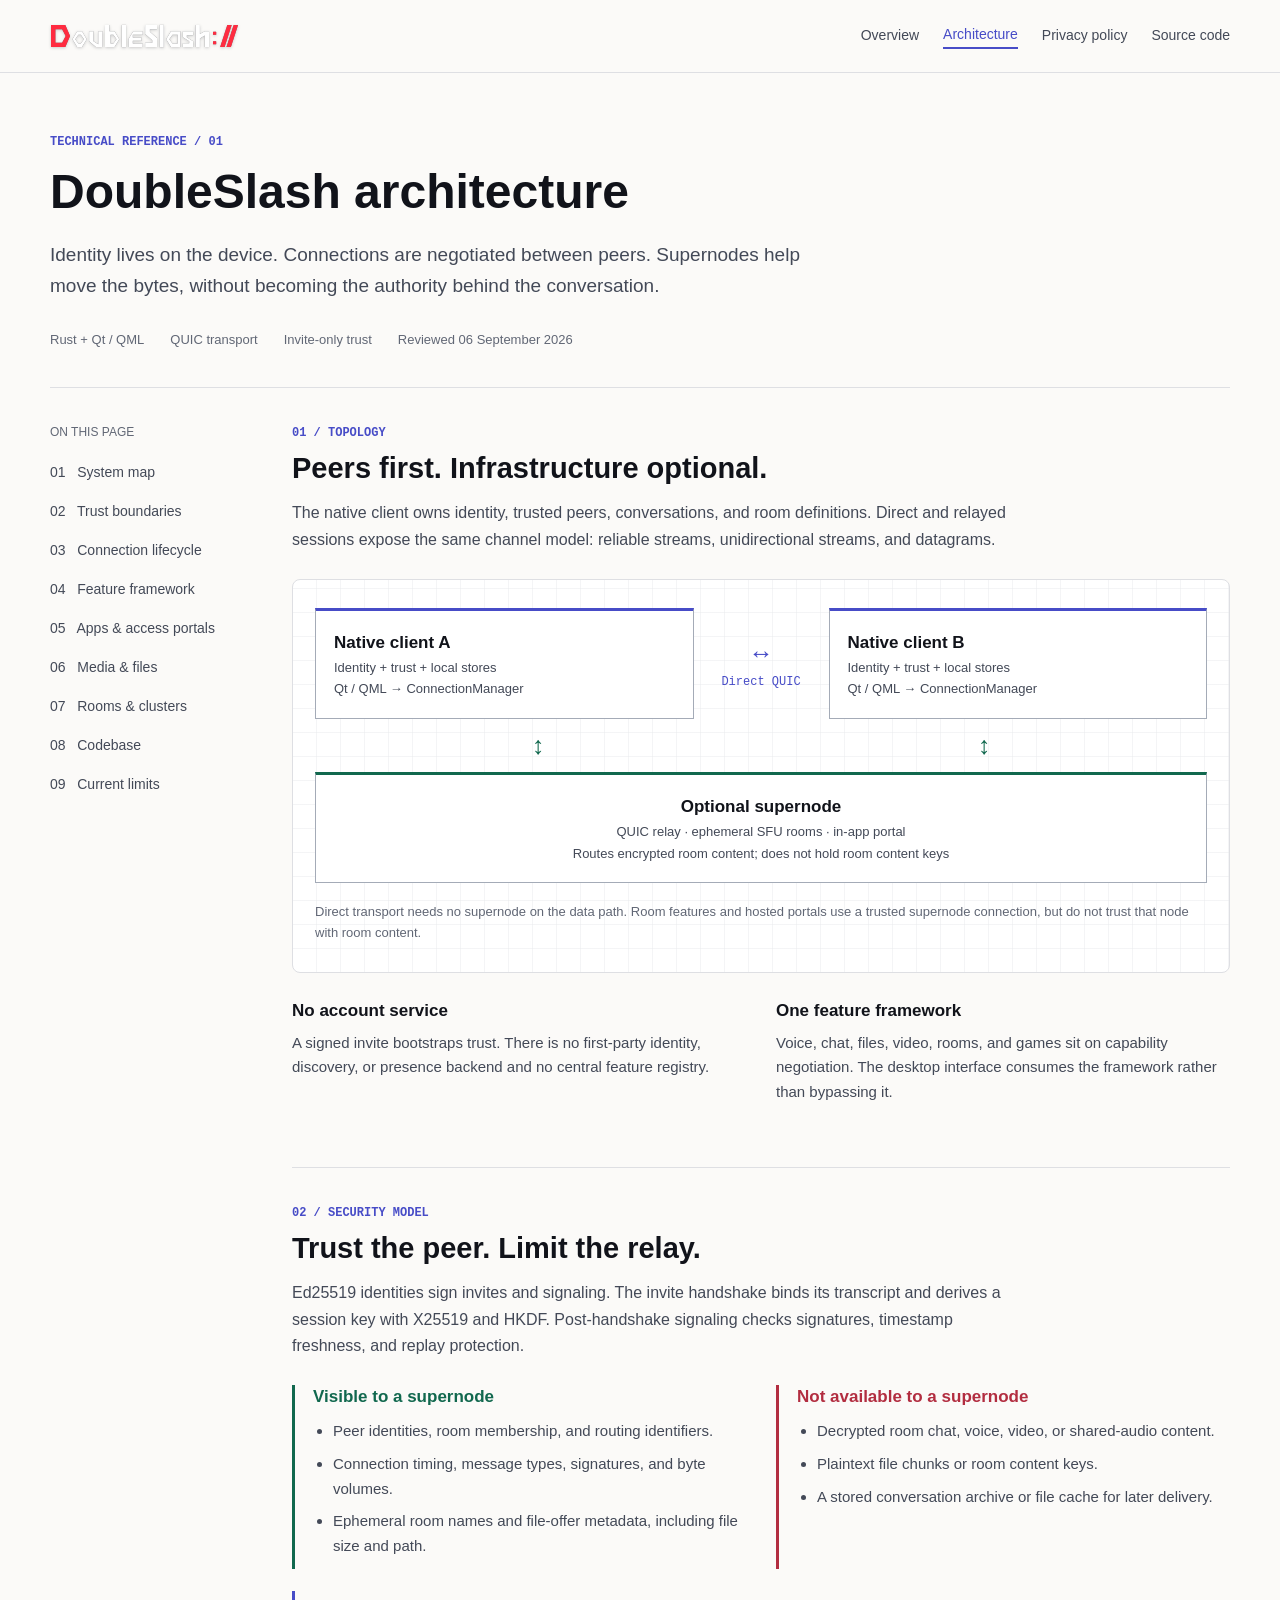
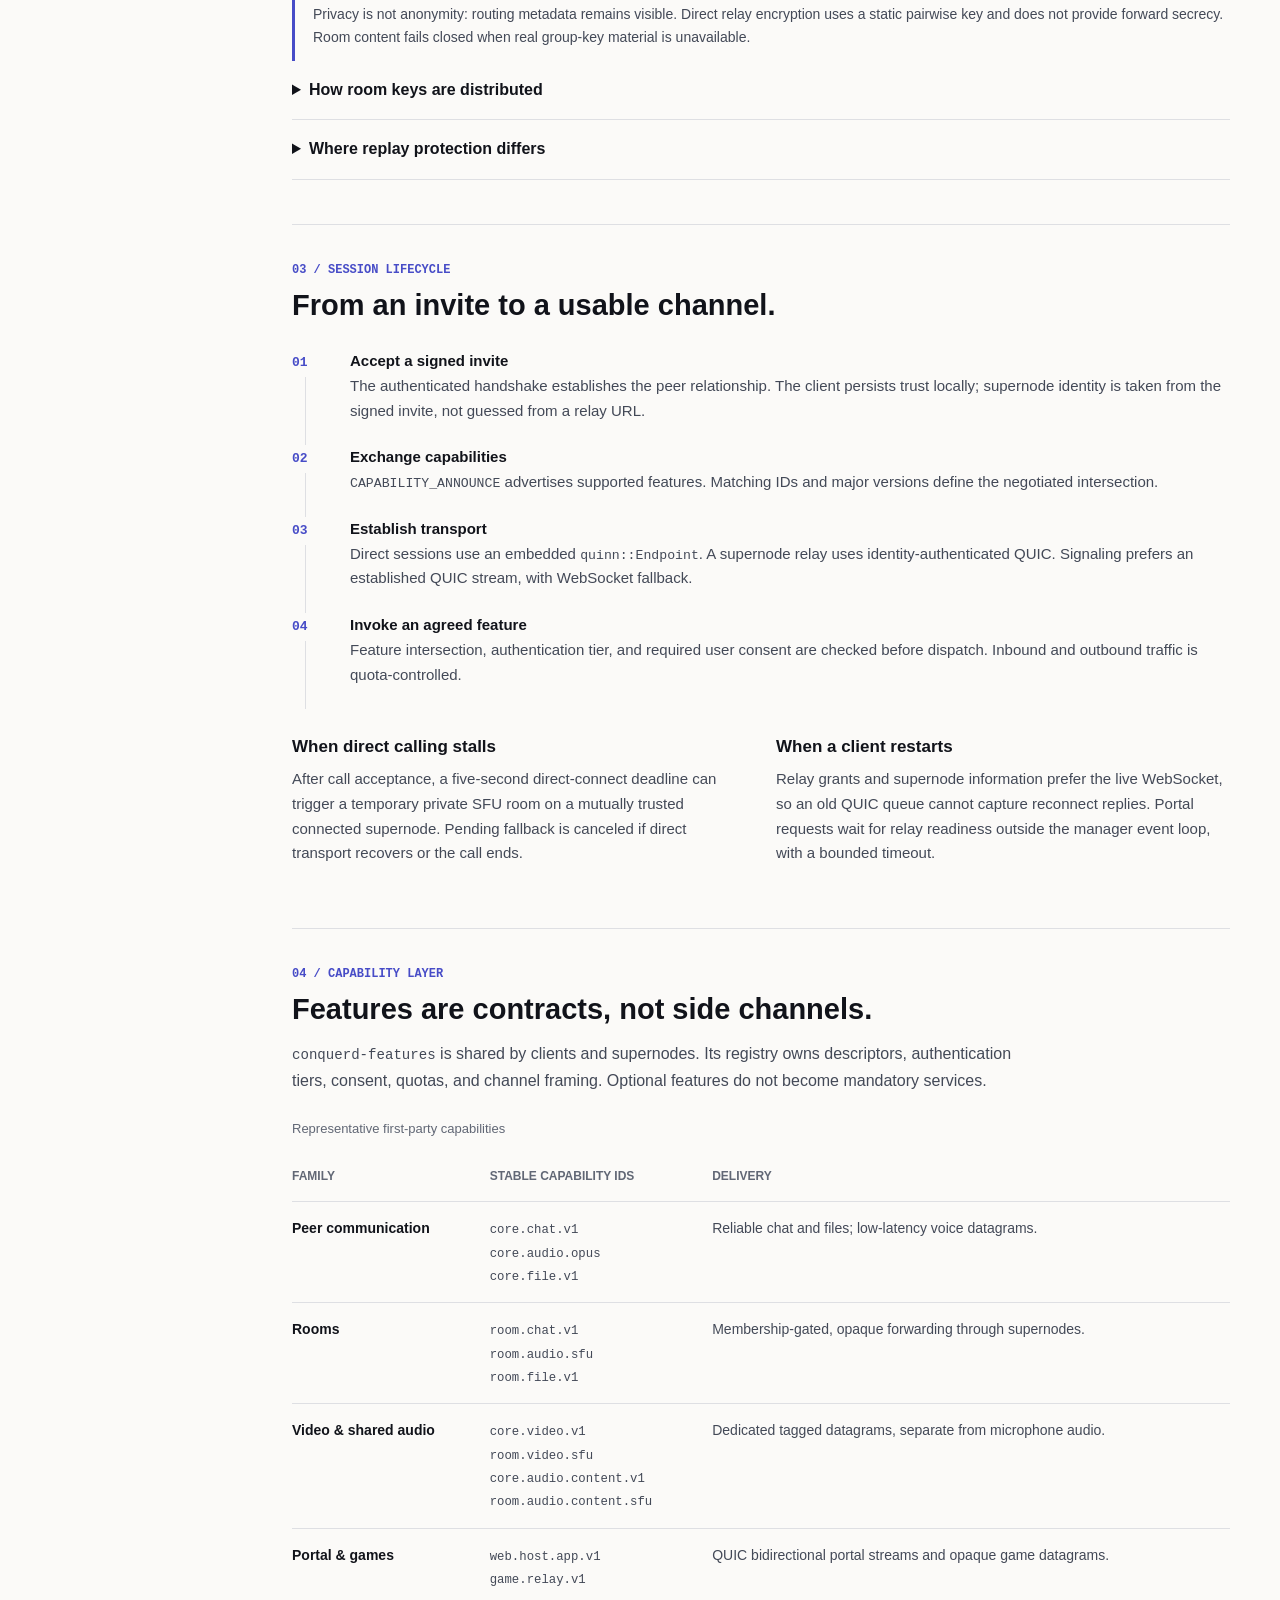
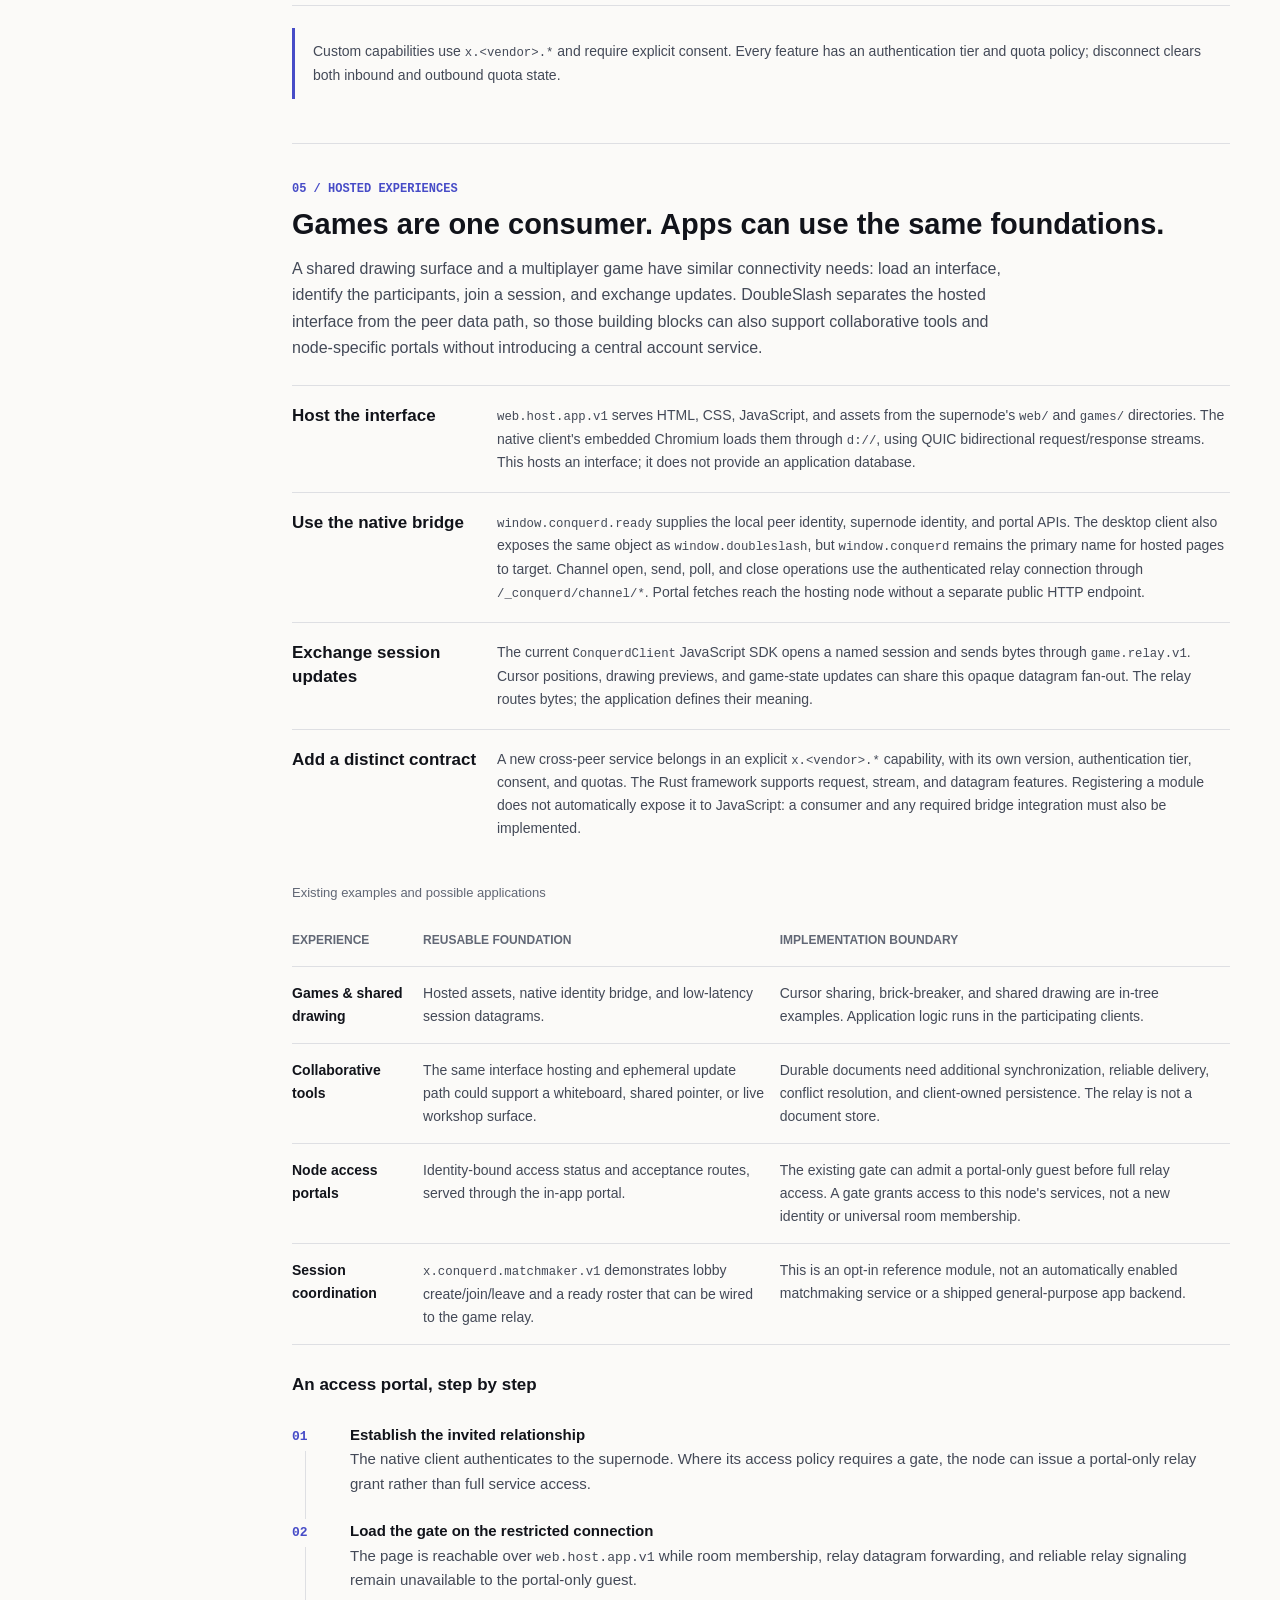
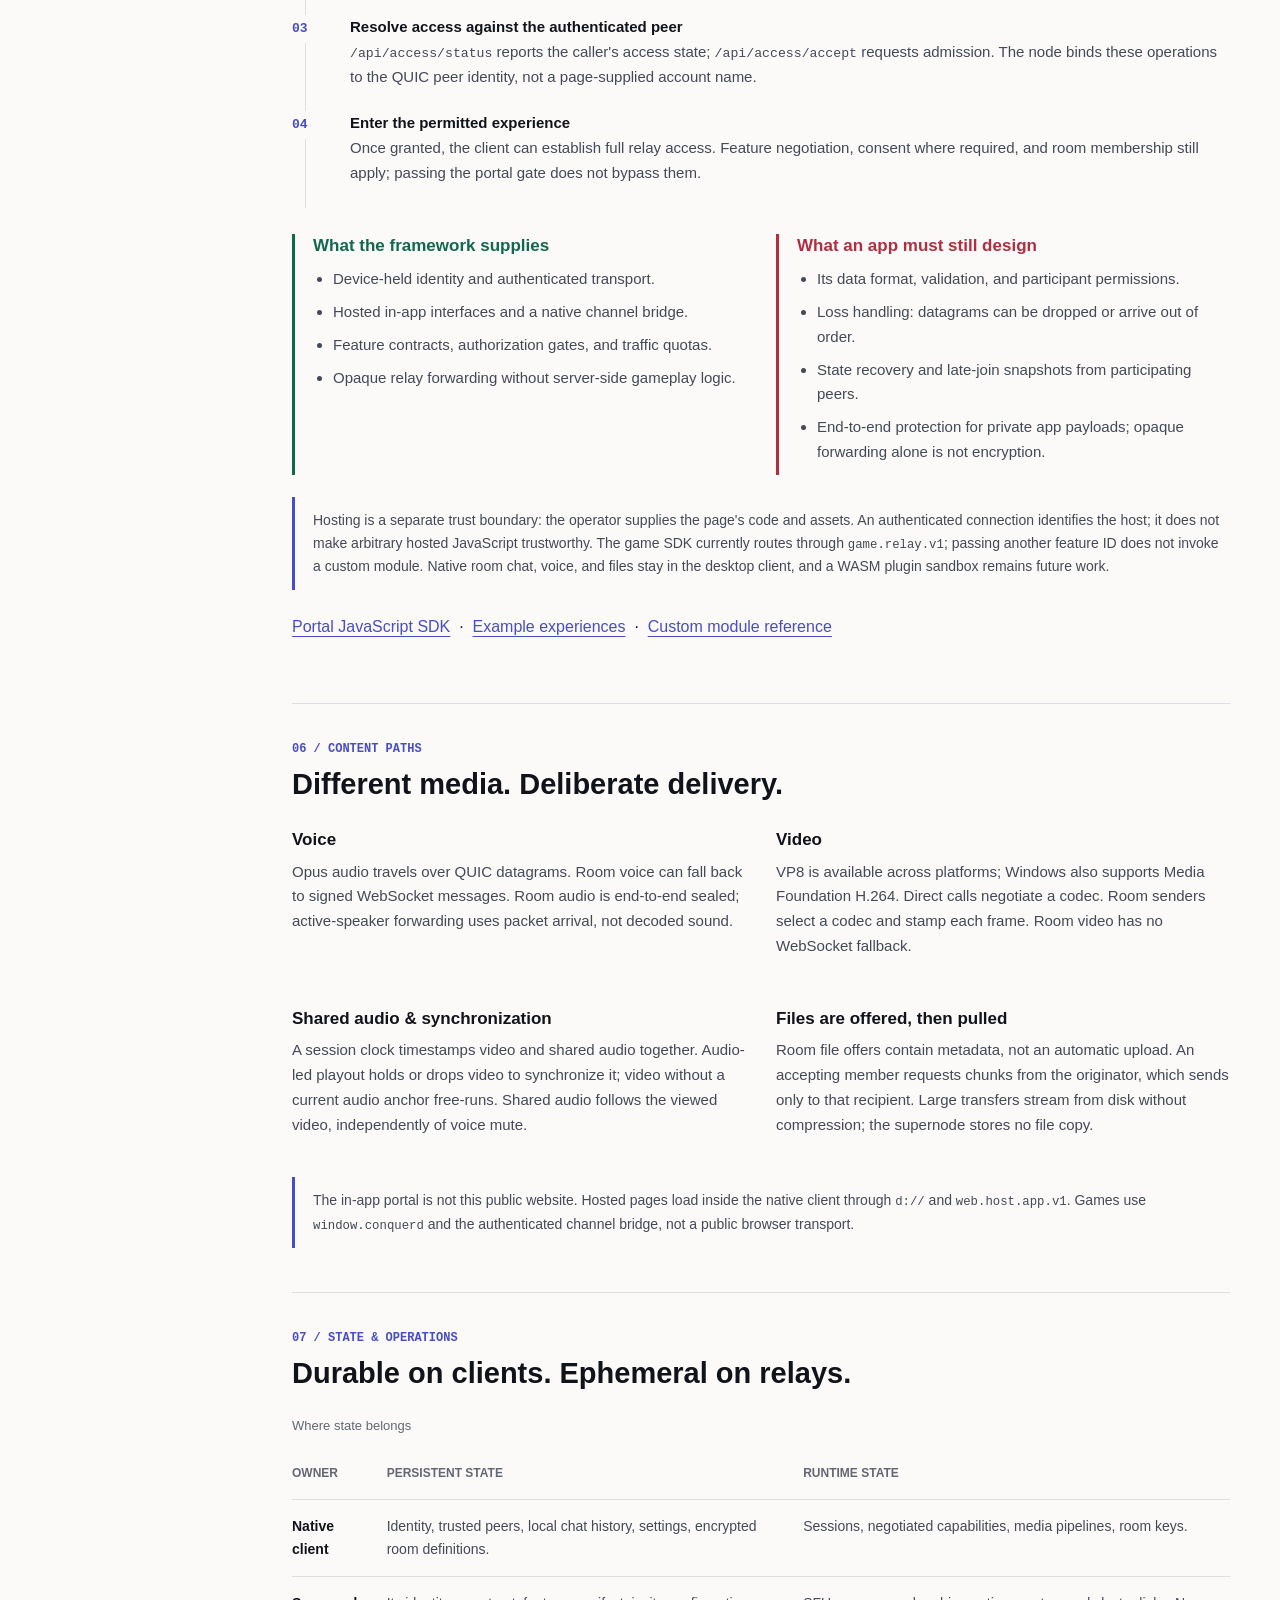
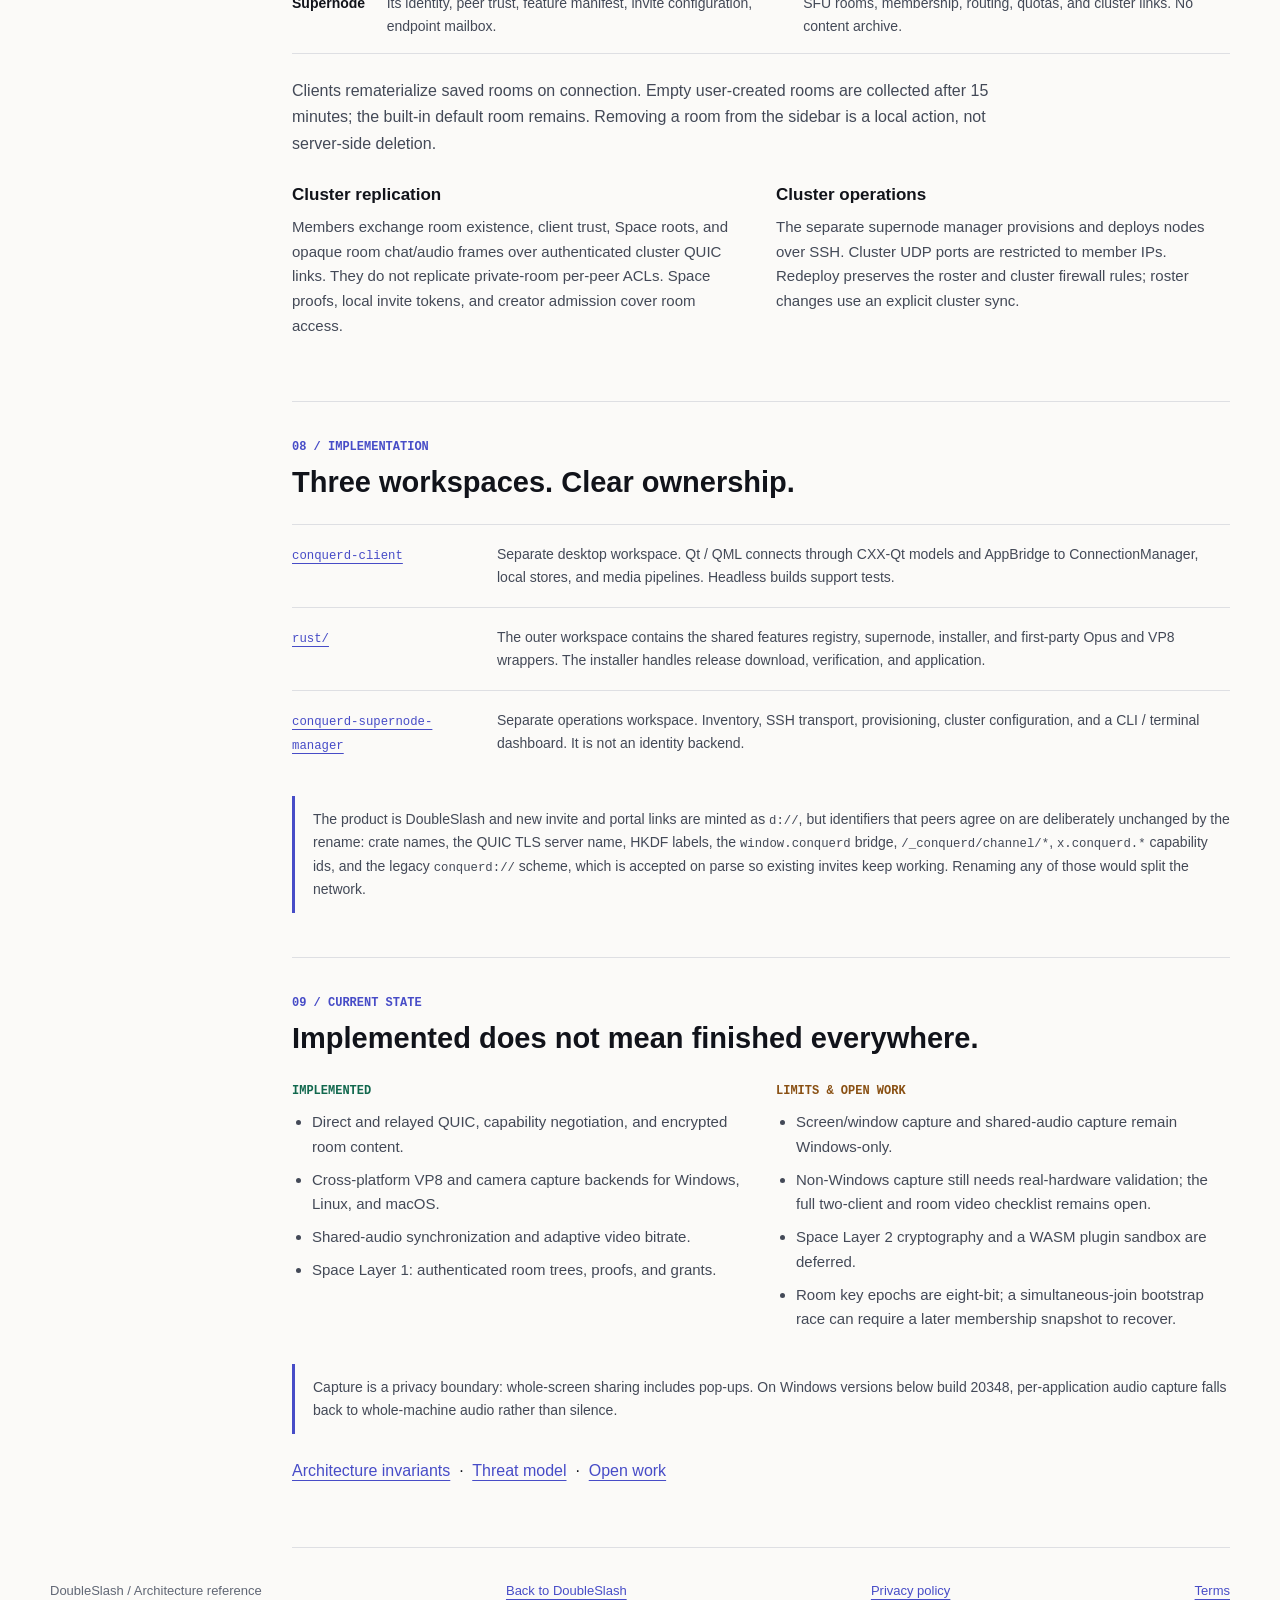
<file: architecture.html>
<!DOCTYPE html>
<html lang="en">
<head>
  <meta charset="UTF-8" />
  <meta name="viewport" content="width=device-width, initial-scale=1.0" />
  <title>DoubleSlash Architecture | Identity, Transport &amp; Trust</title>
  <meta name="description" content="Inside DoubleSlash: client-owned identity, capability-negotiated QUIC connections, opaque supernode relays, and end-to-end encrypted rooms." />
  <link rel="icon" href="favicon.ico" />
  <style>
    :root { color-scheme: light; --ink: #11131a; --soft: #434957; --muted: #616775; --paper: #fbfaf8; --line: #dedfe3; --brand: #474cc7; --green: #11684e; --red: #b22d40; --max: 1180px; }
    *, *::before, *::after { box-sizing: border-box; }
    html { scroll-behavior: smooth; scroll-padding-top: 100px; }
    body { margin: 0; background: var(--paper); color: var(--ink); font-family: "Segoe UI", sans-serif; line-height: 1.65; letter-spacing: 0; }
    a { color: var(--brand); text-underline-offset: 4px; }
    a:focus-visible, summary:focus-visible { outline: 3px solid var(--brand); outline-offset: 5px; }
    .shell { width: min(calc(100% - 48px), var(--max)); margin-inline: auto; }
    .skip { position: absolute; top: -100px; left: 16px; padding: 12px; background: white; z-index: 20; }
    .skip:focus { top: 12px; }
    header { position: sticky; top: 0; z-index: 10; background: rgba(251,250,248,.97); border-bottom: 1px solid var(--line); }
    .topbar { min-height: 72px; display: flex; align-items: center; justify-content: space-between; gap: 24px; }
    .brand { display: inline-flex; align-items: center; text-decoration: none; }
    /* Same lockup as index.html: logo-full.svg is the D:// mark plus wordmark.
       The wordmark gradient starts at #ffffff, so the drop-shadow keeps it
       readable on --paper. */
    .brand img {
      height: 2.25rem;
      width: auto;
      object-fit: contain;
      filter:
        drop-shadow(0 0 0.6px rgba(17, 19, 26, 0.55))
        drop-shadow(0 1px 1.5px rgba(17, 19, 26, 0.2));
    }
    .topbar nav { display: flex; gap: 24px; align-items: center; font-size: 14px; }
    .topbar nav a { color: var(--soft); text-decoration: none; }
    .topbar nav [aria-current] { color: var(--brand); border-bottom: 2px solid var(--brand); }
    .intro { padding: 60px 0 36px; border-bottom: 1px solid var(--line); }
    .kicker, .section-no { color: var(--brand); font: 600 12px/1.5 Consolas, monospace; text-transform: uppercase; }
    .intro h1 { font-size: 48px; line-height: 1.12; margin: 14px 0 20px; font-weight: 700; }
    .intro p { max-width: 770px; font-size: 19px; color: var(--soft); }
    .meta { display: flex; flex-wrap: wrap; gap: 10px 26px; margin-top: 28px; font-size: 13px; color: var(--muted); }
    .layout { display: grid; grid-template-columns: 190px minmax(0,1fr); gap: 52px; }
    aside { align-self: start; position: sticky; top: 104px; padding-top: 35px; }
    aside p { margin: 0 0 12px; font-size: 12px; color: var(--muted); text-transform: uppercase; }
    aside nav { display: grid; gap: 4px; }
    aside a { padding: 6px 0; font-size: 14px; text-decoration: none; color: var(--soft); }
    aside a:hover { color: var(--brand); }
    article { min-width: 0; }
    section { padding: 36px 0 44px; border-bottom: 1px solid var(--line); }
    h2 { margin: 8px 0 14px; font-size: 29px; line-height: 1.25; }
    h3 { margin: 0 0 8px; font-size: 17px; line-height: 1.4; }
    p { margin: 0 0 18px; }
    .lead { color: var(--soft); max-width: 730px; }
    code { font-family: Consolas, monospace; font-size: .88em; overflow-wrap: anywhere; }
    .system-map { margin: 26px 0 18px; padding: 28px 22px; border: 1px solid var(--line); border-radius: 8px; background: repeating-linear-gradient(0deg, transparent, transparent 23px, #e9eaed 24px), repeating-linear-gradient(90deg, #fff, #fff 23px, #e9eaed 24px); }
    .peers { display: grid; grid-template-columns: 1fr 135px 1fr; align-items: center; }
    .endpoint { background: #fff; border: 1px solid #a4abb7; border-top: 3px solid var(--brand); padding: 18px; }
    .endpoint strong { display: block; font-size: 17px; }
    .endpoint span { display: block; font-size: 13px; color: var(--soft); }
    .wire { text-align: center; font: 12px/1.5 Consolas, monospace; color: var(--brand); }
    .wire b { display: block; font-size: 25px; }
    .relay-path { display: flex; justify-content: space-around; color: var(--green); font-size: 25px; margin: 6px 0; }
    .relay { border-top-color: var(--green); text-align: center; }
    figcaption { color: var(--muted); font-size: 13px; margin-top: 18px; }
    .twocol { display: grid; grid-template-columns: 1fr 1fr; gap: 30px; margin-top: 26px; }
    .twocol > div { min-width: 0; }
    .twocol p, li { color: var(--soft); font-size: 15px; }
    ul { padding-left: 20px; margin: 10px 0; }
    li + li { margin-top: 8px; }
    .boundary { border-left: 3px solid var(--green); padding-left: 18px; }
    .boundary.restricted { border-color: var(--red); }
    .boundary h3 { color: var(--green); }
    .boundary.restricted h3 { color: var(--red); }
    .steps { counter-reset: steps; list-style: none; padding: 0; margin: 26px 0; }
    .steps li { position: relative; padding: 0 0 22px 44px; margin: 0; border-left: 1px solid var(--line); margin-left: 13px; }
    .steps li::before { counter-increment: steps; content: counter(steps, decimal-leading-zero); position: absolute; left: -14px; top: 0; background: var(--paper); color: var(--brand); font: 600 13px/28px Consolas, monospace; }
    .steps strong { display: block; color: var(--ink); }
    .note { border-left: 3px solid var(--brand); padding: 12px 0 12px 18px; margin: 22px 0 0; color: var(--soft); font-size: 14px; }
    .table-scroll { overflow-x: auto; margin-top: 24px; }
    table { width: 100%; border-collapse: collapse; font-size: 14px; text-align: left; }
    caption { text-align: left; color: var(--muted); margin-bottom: 12px; font-size: 13px; }
    th, td { padding: 15px 14px 15px 0; border-bottom: 1px solid var(--line); vertical-align: top; }
    th { font-weight: 600; }
    thead th { font-size: 12px; color: var(--muted); text-transform: uppercase; }
    td { color: var(--soft); }
    td:first-child { width: 30%; }
    .layers { margin-top: 24px; }
    .layer { display: grid; grid-template-columns: 185px 1fr; gap: 20px; padding: 18px 0; border-top: 1px solid var(--line); }
    .layer p { margin: 0; font-size: 14px; color: var(--soft); }
    .layer a { font-size: 14px; }
    details { border-bottom: 1px solid var(--line); padding: 16px 0; }
    summary { cursor: pointer; font-weight: 600; }
    details p { margin: 12px 0 0; color: var(--soft); font-size: 15px; }
    .status { font: 600 12px/1.5 Consolas, monospace; color: var(--green); }
    .status.limited { color: #895013; }
    footer { padding: 32px 0; }
    .footer-inner { display: flex; flex-wrap: wrap; justify-content: space-between; gap: 20px; font-size: 13px; color: var(--muted); }
    @media (max-width: 900px) { .layout { grid-template-columns: 1fr; gap: 0; } aside { position: static; padding: 22px 0 0; } aside nav { display: flex; flex-wrap: wrap; gap: 4px 22px; } aside p { display: none; } }
    @media (max-width: 600px) { .shell { width: calc(100% - 32px); } .topbar { gap: 12px; } .brand img { height: 1.75rem; } .topbar nav { gap: 14px; font-size: 12px; } .intro { padding-top: 34px; } .intro h1 { font-size: 34px; } .intro p { font-size: 17px; } h2 { font-size: 25px; } .twocol { grid-template-columns: 1fr; gap: 24px; } .peers { grid-template-columns: 1fr; gap: 12px; } .wire b { display: inline; padding-right: 8px; } .endpoint { padding: 14px; } .system-map { padding: 20px 16px; } .layer { grid-template-columns: 1fr; gap: 8px; } th, td { padding-right: 10px; } .topbar .source-nav { display: none; } }
    @media (prefers-reduced-motion: reduce) { html { scroll-behavior: auto; } }
    @media print { header, aside { display: none; } .layout { display: block; } .shell { width: 100%; } body { background: white; } section, .system-map { break-inside: avoid; } }
  </style>
</head>
<body>
  <a class="skip" href="#main">Skip to architecture</a>
  <header>
    <div class="shell topbar">
      <a class="brand" href="index.html" aria-label="DoubleSlash home"><img src="logo-full.svg" alt="DoubleSlash" /></a>
      <nav aria-label="Main navigation"><a href="index.html">Overview</a><a href="architecture.html" aria-current="page">Architecture</a><a href="https://github.com/ConquerD/DoubleSlash/blob/develop/PRIVACY.md">Privacy policy</a><a class="source-nav" href="https://github.com/ConquerD/DoubleSlash">Source code</a></nav>
    </div>
  </header>
  <main id="main" class="shell">
    <div class="intro">
      <div class="kicker">Technical reference / 01</div>
      <h1>DoubleSlash architecture</h1>
      <p>Identity lives on the device. Connections are negotiated between peers. Supernodes help move the bytes, without becoming the authority behind the conversation.</p>
      <div class="meta"><span>Rust + Qt / QML</span><span>QUIC transport</span><span>Invite-only trust</span><span>Reviewed <time datetime="2026-09-06">06 September 2026</time></span></div>
    </div>
    <div class="layout">
      <aside><p>On this page</p><nav aria-label="Architecture sections"><a href="#system">01 &nbsp; System map</a><a href="#trust">02 &nbsp; Trust boundaries</a><a href="#connection">03 &nbsp; Connection lifecycle</a><a href="#features">04 &nbsp; Feature framework</a><a href="#apps">05 &nbsp; Apps &amp; access portals</a><a href="#media">06 &nbsp; Media &amp; files</a><a href="#cluster">07 &nbsp; Rooms &amp; clusters</a><a href="#code">08 &nbsp; Codebase</a><a href="#status">09 &nbsp; Current limits</a></nav></aside>
      <article>
        <section id="system">
          <div class="section-no">01 / Topology</div><h2>Peers first. Infrastructure optional.</h2>
          <p class="lead">The native client owns identity, trusted peers, conversations, and room definitions. Direct and relayed sessions expose the same channel model: reliable streams, unidirectional streams, and datagrams.</p>
          <figure class="system-map" aria-label="Two native clients connect directly over QUIC or through an optional supernode relay.">
            <div class="peers"><div class="endpoint"><strong>Native client A</strong><span>Identity + trust + local stores</span><span>Qt / QML &rarr; ConnectionManager</span></div><div class="wire"><b aria-hidden="true">&harr;</b>Direct QUIC</div><div class="endpoint"><strong>Native client B</strong><span>Identity + trust + local stores</span><span>Qt / QML &rarr; ConnectionManager</span></div></div>
            <div class="relay-path" aria-hidden="true"><span>&updownarrow;</span><span>&updownarrow;</span></div>
            <div class="endpoint relay"><strong>Optional supernode</strong><span>QUIC relay &middot; ephemeral SFU rooms &middot; in-app portal</span><span>Routes encrypted room content; does not hold room content keys</span></div>
            <figcaption>Direct transport needs no supernode on the data path. Room features and hosted portals use a trusted supernode connection, but do not trust that node with room content.</figcaption>
          </figure>
          <div class="twocol"><div><h3>No account service</h3><p>A signed invite bootstraps trust. There is no first-party identity, discovery, or presence backend and no central feature registry.</p></div><div><h3>One feature framework</h3><p>Voice, chat, files, video, rooms, and games sit on capability negotiation. The desktop interface consumes the framework rather than bypassing it.</p></div></div>
        </section>
        <section id="trust">
          <div class="section-no">02 / Security model</div><h2>Trust the peer. Limit the relay.</h2>
          <p class="lead">Ed25519 identities sign invites and signaling. The invite handshake binds its transcript and derives a session key with X25519 and HKDF. Post-handshake signaling checks signatures, timestamp freshness, and replay protection.</p>
          <div class="twocol"><div class="boundary"><h3>Visible to a supernode</h3><ul><li>Peer identities, room membership, and routing identifiers.</li><li>Connection timing, message types, signatures, and byte volumes.</li><li>Ephemeral room names and file-offer metadata, including file size and path.</li></ul></div><div class="boundary restricted"><h3>Not available to a supernode</h3><ul><li>Decrypted room chat, voice, video, or shared-audio content.</li><li>Plaintext file chunks or room content keys.</li><li>A stored conversation archive or file cache for later delivery.</li></ul></div></div>
          <p class="note">Privacy is not anonymity: routing metadata remains visible. Direct relay encryption uses a static pairwise key and does not provide forward secrecy. Room content fails closed when real group-key material is unavailable.</p>
          <details><summary>How room keys are distributed</summary><p>The lexicographically smallest current member acts as the elected keyer. It seals epoch key material to each member and rotates the room key on departure. Receivers accept keys only from the elected keyer at a plausible epoch; acknowledgment and bounded retries cover lost distributions.</p></details>
          <details><summary>Where replay protection differs</summary><p>Signed signaling uses a five-minute freshness window and a per-sender signature replay guard. Real-time room audio and receiver-idempotent ordered file payloads skip signature deduplication, but still require valid signatures and fresh timestamps.</p></details>
        </section>
        <section id="connection">
          <div class="section-no">03 / Session lifecycle</div><h2>From an invite to a usable channel.</h2>
          <ol class="steps"><li><strong>Accept a signed invite</strong>The authenticated handshake establishes the peer relationship. The client persists trust locally; supernode identity is taken from the signed invite, not guessed from a relay URL.</li><li><strong>Exchange capabilities</strong><code>CAPABILITY_ANNOUNCE</code> advertises supported features. Matching IDs and major versions define the negotiated intersection.</li><li><strong>Establish transport</strong>Direct sessions use an embedded <code>quinn::Endpoint</code>. A supernode relay uses identity-authenticated QUIC. Signaling prefers an established QUIC stream, with WebSocket fallback.</li><li><strong>Invoke an agreed feature</strong>Feature intersection, authentication tier, and required user consent are checked before dispatch. Inbound and outbound traffic is quota-controlled.</li></ol>
          <div class="twocol"><div><h3>When direct calling stalls</h3><p>After call acceptance, a five-second direct-connect deadline can trigger a temporary private SFU room on a mutually trusted connected supernode. Pending fallback is canceled if direct transport recovers or the call ends.</p></div><div><h3>When a client restarts</h3><p>Relay grants and supernode information prefer the live WebSocket, so an old QUIC queue cannot capture reconnect replies. Portal requests wait for relay readiness outside the manager event loop, with a bounded timeout.</p></div></div>
        </section>
        <section id="features">
          <div class="section-no">04 / Capability layer</div><h2>Features are contracts, not side channels.</h2>
          <p class="lead"><code>conquerd-features</code> is shared by clients and supernodes. Its registry owns descriptors, authentication tiers, consent, quotas, and channel framing. Optional features do not become mandatory services.</p>
          <div class="table-scroll" tabindex="0" role="region" aria-label="Capability families"><table><caption>Representative first-party capabilities</caption><thead><tr><th scope="col">Family</th><th scope="col">Stable capability IDs</th><th scope="col">Delivery</th></tr></thead><tbody>
            <tr><th scope="row">Peer communication</th><td><code>core.chat.v1</code><br /><code>core.audio.opus</code><br /><code>core.file.v1</code></td><td>Reliable chat and files; low-latency voice datagrams.</td></tr>
            <tr><th scope="row">Rooms</th><td><code>room.chat.v1</code><br /><code>room.audio.sfu</code><br /><code>room.file.v1</code></td><td>Membership-gated, opaque forwarding through supernodes.</td></tr>
            <tr><th scope="row">Video &amp; shared audio</th><td><code>core.video.v1</code><br /><code>room.video.sfu</code><br /><code>core.audio.content.v1</code><br /><code>room.audio.content.sfu</code></td><td>Dedicated tagged datagrams, separate from microphone audio.</td></tr>
            <tr><th scope="row">Portal &amp; games</th><td><code>web.host.app.v1</code><br /><code>game.relay.v1</code></td><td>QUIC bidirectional portal streams and opaque game datagrams.</td></tr>
          </tbody></table></div>
          <p class="note">Custom capabilities use <code>x.&lt;vendor&gt;.*</code> and require explicit consent. Every feature has an authentication tier and quota policy; disconnect clears both inbound and outbound quota state.</p>
        </section>
        <section id="apps">
          <div class="section-no">05 / Hosted experiences</div><h2>Games are one consumer. Apps can use the same foundations.</h2>
          <p class="lead">A shared drawing surface and a multiplayer game have similar connectivity needs: load an interface, identify the participants, join a session, and exchange updates. DoubleSlash separates the hosted interface from the peer data path, so those building blocks can also support collaborative tools and node-specific portals without introducing a central account service.</p>
          <div class="layers">
            <div class="layer"><h3>Host the interface</h3><p><code>web.host.app.v1</code> serves HTML, CSS, JavaScript, and assets from the supernode's <code>web/</code> and <code>games/</code> directories. The native client's embedded Chromium loads them through <code>d://</code>, using QUIC bidirectional request/response streams. This hosts an interface; it does not provide an application database.</p></div>
            <div class="layer"><h3>Use the native bridge</h3><p><code>window.conquerd.ready</code> supplies the local peer identity, supernode identity, and portal APIs. The desktop client also exposes the same object as <code>window.doubleslash</code>, but <code>window.conquerd</code> remains the primary name for hosted pages to target. Channel open, send, poll, and close operations use the authenticated relay connection through <code>/_conquerd/channel/*</code>. Portal fetches reach the hosting node without a separate public HTTP endpoint.</p></div>
            <div class="layer"><h3>Exchange session updates</h3><p>The current <code>ConquerdClient</code> JavaScript SDK opens a named session and sends bytes through <code>game.relay.v1</code>. Cursor positions, drawing previews, and game-state updates can share this opaque datagram fan-out. The relay routes bytes; the application defines their meaning.</p></div>
            <div class="layer"><h3>Add a distinct contract</h3><p>A new cross-peer service belongs in an explicit <code>x.&lt;vendor&gt;.*</code> capability, with its own version, authentication tier, consent, and quotas. The Rust framework supports request, stream, and datagram features. Registering a module does not automatically expose it to JavaScript: a consumer and any required bridge integration must also be implemented.</p></div>
          </div>
          <div class="table-scroll" tabindex="0" role="region" aria-label="Application building blocks"><table><caption>Existing examples and possible applications</caption><thead><tr><th scope="col">Experience</th><th scope="col">Reusable foundation</th><th scope="col">Implementation boundary</th></tr></thead><tbody>
            <tr><th scope="row">Games &amp; shared drawing</th><td>Hosted assets, native identity bridge, and low-latency session datagrams.</td><td>Cursor sharing, brick-breaker, and shared drawing are in-tree examples. Application logic runs in the participating clients.</td></tr>
            <tr><th scope="row">Collaborative tools</th><td>The same interface hosting and ephemeral update path could support a whiteboard, shared pointer, or live workshop surface.</td><td>Durable documents need additional synchronization, reliable delivery, conflict resolution, and client-owned persistence. The relay is not a document store.</td></tr>
            <tr><th scope="row">Node access portals</th><td>Identity-bound access status and acceptance routes, served through the in-app portal.</td><td>The existing gate can admit a portal-only guest before full relay access. A gate grants access to this node's services, not a new identity or universal room membership.</td></tr>
            <tr><th scope="row">Session coordination</th><td><code>x.conquerd.matchmaker.v1</code> demonstrates lobby create/join/leave and a ready roster that can be wired to the game relay.</td><td>This is an opt-in reference module, not an automatically enabled matchmaking service or a shipped general-purpose app backend.</td></tr>
          </tbody></table></div>
          <h3 style="margin-top:28px">An access portal, step by step</h3>
          <ol class="steps"><li><strong>Establish the invited relationship</strong>The native client authenticates to the supernode. Where its access policy requires a gate, the node can issue a portal-only relay grant rather than full service access.</li><li><strong>Load the gate on the restricted connection</strong>The page is reachable over <code>web.host.app.v1</code> while room membership, relay datagram forwarding, and reliable relay signaling remain unavailable to the portal-only guest.</li><li><strong>Resolve access against the authenticated peer</strong><code>/api/access/status</code> reports the caller's access state; <code>/api/access/accept</code> requests admission. The node binds these operations to the QUIC peer identity, not a page-supplied account name.</li><li><strong>Enter the permitted experience</strong>Once granted, the client can establish full relay access. Feature negotiation, consent where required, and room membership still apply; passing the portal gate does not bypass them.</li></ol>
          <div class="twocol"><div class="boundary"><h3>What the framework supplies</h3><ul><li>Device-held identity and authenticated transport.</li><li>Hosted in-app interfaces and a native channel bridge.</li><li>Feature contracts, authorization gates, and traffic quotas.</li><li>Opaque relay forwarding without server-side gameplay logic.</li></ul></div><div class="boundary restricted"><h3>What an app must still design</h3><ul><li>Its data format, validation, and participant permissions.</li><li>Loss handling: datagrams can be dropped or arrive out of order.</li><li>State recovery and late-join snapshots from participating peers.</li><li>End-to-end protection for private app payloads; opaque forwarding alone is not encryption.</li></ul></div></div>
          <p class="note">Hosting is a separate trust boundary: the operator supplies the page's code and assets. An authenticated connection identifies the host; it does not make arbitrary hosted JavaScript trustworthy. The game SDK currently routes through <code>game.relay.v1</code>; passing another feature ID does not invoke a custom module. Native room chat, voice, and files stay in the desktop client, and a WASM plugin sandbox remains future work.</p>
          <p style="margin-top:24px"><a href="https://github.com/ConquerD/DoubleSlash/blob/develop/web-sdk/conquerd.mjs">Portal JavaScript SDK</a> &nbsp;&middot;&nbsp; <a href="https://github.com/ConquerD/DoubleSlash/tree/develop/games">Example experiences</a> &nbsp;&middot;&nbsp; <a href="https://github.com/ConquerD/DoubleSlash/blob/develop/rust/conquerd-features/src/examples.rs">Custom module reference</a></p>
        </section>
        <section id="media">
          <div class="section-no">06 / Content paths</div><h2>Different media. Deliberate delivery.</h2>
          <div class="twocol"><div><h3>Voice</h3><p>Opus audio travels over QUIC datagrams. Room voice can fall back to signed WebSocket messages. Room audio is end-to-end sealed; active-speaker forwarding uses packet arrival, not decoded sound.</p></div><div><h3>Video</h3><p>VP8 is available across platforms; Windows also supports Media Foundation H.264. Direct calls negotiate a codec. Room senders select a codec and stamp each frame. Room video has no WebSocket fallback.</p></div><div><h3>Shared audio &amp; synchronization</h3><p>A session clock timestamps video and shared audio together. Audio-led playout holds or drops video to synchronize it; video without a current audio anchor free-runs. Shared audio follows the viewed video, independently of voice mute.</p></div><div><h3>Files are offered, then pulled</h3><p>Room file offers contain metadata, not an automatic upload. An accepting member requests chunks from the originator, which sends only to that recipient. Large transfers stream from disk without compression; the supernode stores no file copy.</p></div></div>
          <p class="note">The in-app portal is not this public website. Hosted pages load inside the native client through <code>d://</code> and <code>web.host.app.v1</code>. Games use <code>window.conquerd</code> and the authenticated channel bridge, not a public browser transport.</p>
        </section>
        <section id="cluster">
          <div class="section-no">07 / State &amp; operations</div><h2>Durable on clients. Ephemeral on relays.</h2>
          <div class="table-scroll" tabindex="0" role="region" aria-label="State ownership"><table><caption>Where state belongs</caption><thead><tr><th scope="col">Owner</th><th scope="col">Persistent state</th><th scope="col">Runtime state</th></tr></thead><tbody><tr><th scope="row">Native client</th><td>Identity, trusted peers, local chat history, settings, encrypted room definitions.</td><td>Sessions, negotiated capabilities, media pipelines, room keys.</td></tr><tr><th scope="row">Supernode</th><td>Its identity, peer trust, feature manifest, invite configuration, endpoint mailbox.</td><td>SFU rooms, membership, routing, quotas, and cluster links. No content archive.</td></tr></tbody></table></div>
          <p class="lead" style="margin-top:24px">Clients rematerialize saved rooms on connection. Empty user-created rooms are collected after 15 minutes; the built-in default room remains. Removing a room from the sidebar is a local action, not server-side deletion.</p>
          <div class="twocol"><div><h3>Cluster replication</h3><p>Members exchange room existence, client trust, Space roots, and opaque room chat/audio frames over authenticated cluster QUIC links. They do not replicate private-room per-peer ACLs. Space proofs, local invite tokens, and creator admission cover room access.</p></div><div><h3>Cluster operations</h3><p>The separate supernode manager provisions and deploys nodes over SSH. Cluster UDP ports are restricted to member IPs. Redeploy preserves the roster and cluster firewall rules; roster changes use an explicit cluster sync.</p></div></div>
        </section>
        <section id="code">
          <div class="section-no">08 / Implementation</div><h2>Three workspaces. Clear ownership.</h2>
          <div class="layers"><div class="layer"><a href="https://github.com/ConquerD/DoubleSlash/tree/develop/rust/conquerd-client"><code>conquerd-client</code></a><p>Separate desktop workspace. Qt / QML connects through CXX-Qt models and AppBridge to ConnectionManager, local stores, and media pipelines. Headless builds support tests.</p></div><div class="layer"><a href="https://github.com/ConquerD/DoubleSlash/tree/develop/rust"><code>rust/</code></a><p>The outer workspace contains the shared features registry, supernode, installer, and first-party Opus and VP8 wrappers. The installer handles release download, verification, and application.</p></div><div class="layer"><a href="https://github.com/ConquerD/DoubleSlash/tree/develop/rust/conquerd-supernode-manager"><code>conquerd-supernode-manager</code></a><p>Separate operations workspace. Inventory, SSH transport, provisioning, cluster configuration, and a CLI / terminal dashboard. It is not an identity backend.</p></div></div>
          <p class="note">The product is DoubleSlash and new invite and portal links are minted as <code>d://</code>, but identifiers that peers agree on are deliberately unchanged by the rename: crate names, the QUIC TLS server name, HKDF labels, the <code>window.conquerd</code> bridge, <code>/_conquerd/channel/*</code>, <code>x.conquerd.*</code> capability ids, and the legacy <code>conquerd://</code> scheme, which is accepted on parse so existing invites keep working. Renaming any of those would split the network.</p>
        </section>
        <section id="status">
          <div class="section-no">09 / Current state</div><h2>Implemented does not mean finished everywhere.</h2>
          <div class="twocol"><div><div class="status">IMPLEMENTED</div><ul><li>Direct and relayed QUIC, capability negotiation, and encrypted room content.</li><li>Cross-platform VP8 and camera capture backends for Windows, Linux, and macOS.</li><li>Shared-audio synchronization and adaptive video bitrate.</li><li>Space Layer 1: authenticated room trees, proofs, and grants.</li></ul></div><div><div class="status limited">LIMITS &amp; OPEN WORK</div><ul><li>Screen/window capture and shared-audio capture remain Windows-only.</li><li>Non-Windows capture still needs real-hardware validation; the full two-client and room video checklist remains open.</li><li>Space Layer 2 cryptography and a WASM plugin sandbox are deferred.</li><li>Room key epochs are eight-bit; a simultaneous-join bootstrap race can require a later membership snapshot to recover.</li></ul></div></div>
          <p class="note">Capture is a privacy boundary: whole-screen sharing includes pop-ups. On Windows versions below build 20348, per-application audio capture falls back to whole-machine audio rather than silence.</p>
          <p style="margin-top:24px"><a href="https://github.com/ConquerD/DoubleSlash/blob/develop/agents.md">Architecture invariants</a> &nbsp;&middot;&nbsp; <a href="https://github.com/ConquerD/DoubleSlash/blob/develop/docs/THREAT_MODEL.md">Threat model</a> &nbsp;&middot;&nbsp; <a href="https://github.com/ConquerD/DoubleSlash/blob/develop/backlog.md">Open work</a></p>
        </section>
      </article>
    </div>
  </main>
  <footer><div class="shell footer-inner"><span>DoubleSlash / Architecture reference</span><a href="index.html">Back to DoubleSlash</a><a href="https://github.com/ConquerD/DoubleSlash/blob/develop/PRIVACY.md">Privacy policy</a><a href="https://github.com/ConquerD/DoubleSlash/blob/develop/TERMS.md">Terms</a></div></footer>
</body>
</html>
</file>
